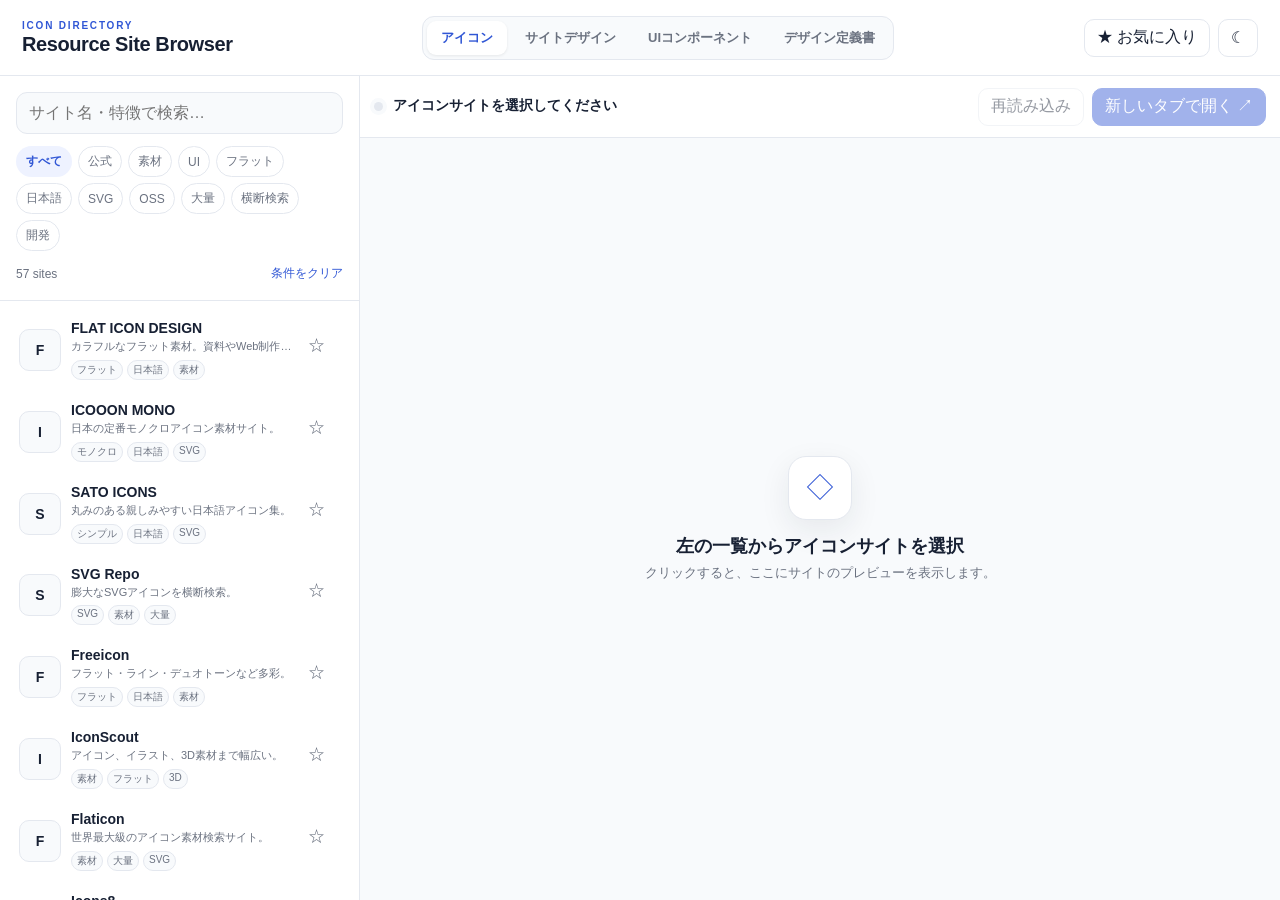
<file: index.html>
<!doctype html>
<html lang="ja">
<head>
  <meta charset="utf-8">
  <meta name="viewport" content="width=device-width, initial-scale=1">
  <meta name="description" content="アイコン素材、Webデザイン参考サイト、デザイン定義書を検索・絞り込みし、右ペインでプレビューできるランチャーです。">
  <title>Resource Site Browser</title>
  <link rel="icon" type="image/png" href="favicon.png">
  <link rel="stylesheet" href="styles.css">
  <link rel="stylesheet" href="mode-switcher.css">
</head>
<body>
  <div class="app-shell">
    <header class="topbar">
      <div>
        <p class="eyebrow">ICON DIRECTORY</p>
        <h1>Resource Site Browser</h1>
      </div>

      <nav class="resource-tabs" aria-label="リンク集の種類">
        <button class="resource-tab is-active" type="button" data-resource-mode="icons" aria-pressed="true">アイコン</button>
        <button class="resource-tab" type="button" data-resource-mode="design" aria-pressed="false">サイトデザイン</button>
        <button class="resource-tab" type="button" data-resource-mode="components" aria-pressed="false">UIコンポーネント</button>
        <button class="resource-tab" type="button" data-resource-mode="guidelines" aria-pressed="false">デザイン定義書</button>
      </nav>

      <div class="topbar-actions">
        <button id="favoritesOnlyButton" class="button button-ghost" type="button" aria-pressed="false">★ お気に入り</button>
        <button id="themeButton" class="button button-ghost" type="button" aria-label="テーマを切り替える">☾</button>
      </div>
    </header>

    <main class="workspace">
      <aside class="sidebar" aria-label="サイト一覧">
        <div class="controls">
          <label class="search-box">
            <span class="sr-only">サイトを検索</span>
            <input id="searchInput" type="search" placeholder="サイト名・特徴で検索…" autocomplete="off">
          </label>
          <div id="categoryFilters" class="filters" aria-label="カテゴリで絞り込み"></div>
          <div class="result-row">
            <span id="resultCount">0 sites</span>
            <button id="clearButton" class="text-button" type="button">条件をクリア</button>
          </div>
        </div>
        <div id="siteList" class="site-list"></div>
      </aside>

      <section class="preview-panel" aria-label="サイトプレビュー">
        <div class="preview-toolbar">
          <div class="preview-title-wrap">
            <span id="previewStatus" class="status-dot" aria-hidden="true"></span>
            <div>
              <strong id="previewTitle">アイコンサイトを選択してください</strong>
              <span id="previewUrl" class="preview-url"></span>
            </div>
          </div>
          <div class="preview-actions">
            <button id="reloadButton" class="button button-ghost" type="button" disabled>再読み込み</button>
            <a id="openExternalLink" class="button button-primary is-disabled" href="#" target="_blank" rel="noopener noreferrer" aria-disabled="true">新しいタブで開く ↗</a>
          </div>
        </div>

        <div class="preview-stage">
          <div id="emptyState" class="empty-state">
            <div class="empty-icon">◇</div>
            <h2>左の一覧からアイコンサイトを選択</h2>
            <p>クリックすると、ここにサイトのプレビューを表示します。</p>
          </div>

          <div id="frameWrap" class="frame-wrap" hidden>
            <div class="embed-note">
              <span>埋め込みを禁止しているサイトはプレビューできません。</span>
              <a id="embedFallbackLink" href="#" target="_blank" rel="noopener noreferrer">表示されない場合はこちら ↗</a>
            </div>
            <iframe
              id="previewFrame"
              title="選択したサイトのプレビュー"
              loading="eager"
              referrerpolicy="strict-origin-when-cross-origin"
              sandbox="allow-forms allow-modals allow-popups allow-popups-to-escape-sandbox allow-same-origin allow-scripts allow-downloads"
            ></iframe>
          </div>
        </div>
      </section>
    </main>
  </div>
  <script src="script.js"></script>
  <script src="extra-sites.js"></script>
  <script src="guideline-sites.js"></script>
  <script src="ui-component-sites.js"></script>
  <script src="design-sites.js"></script>
</body>
</html>
</file>
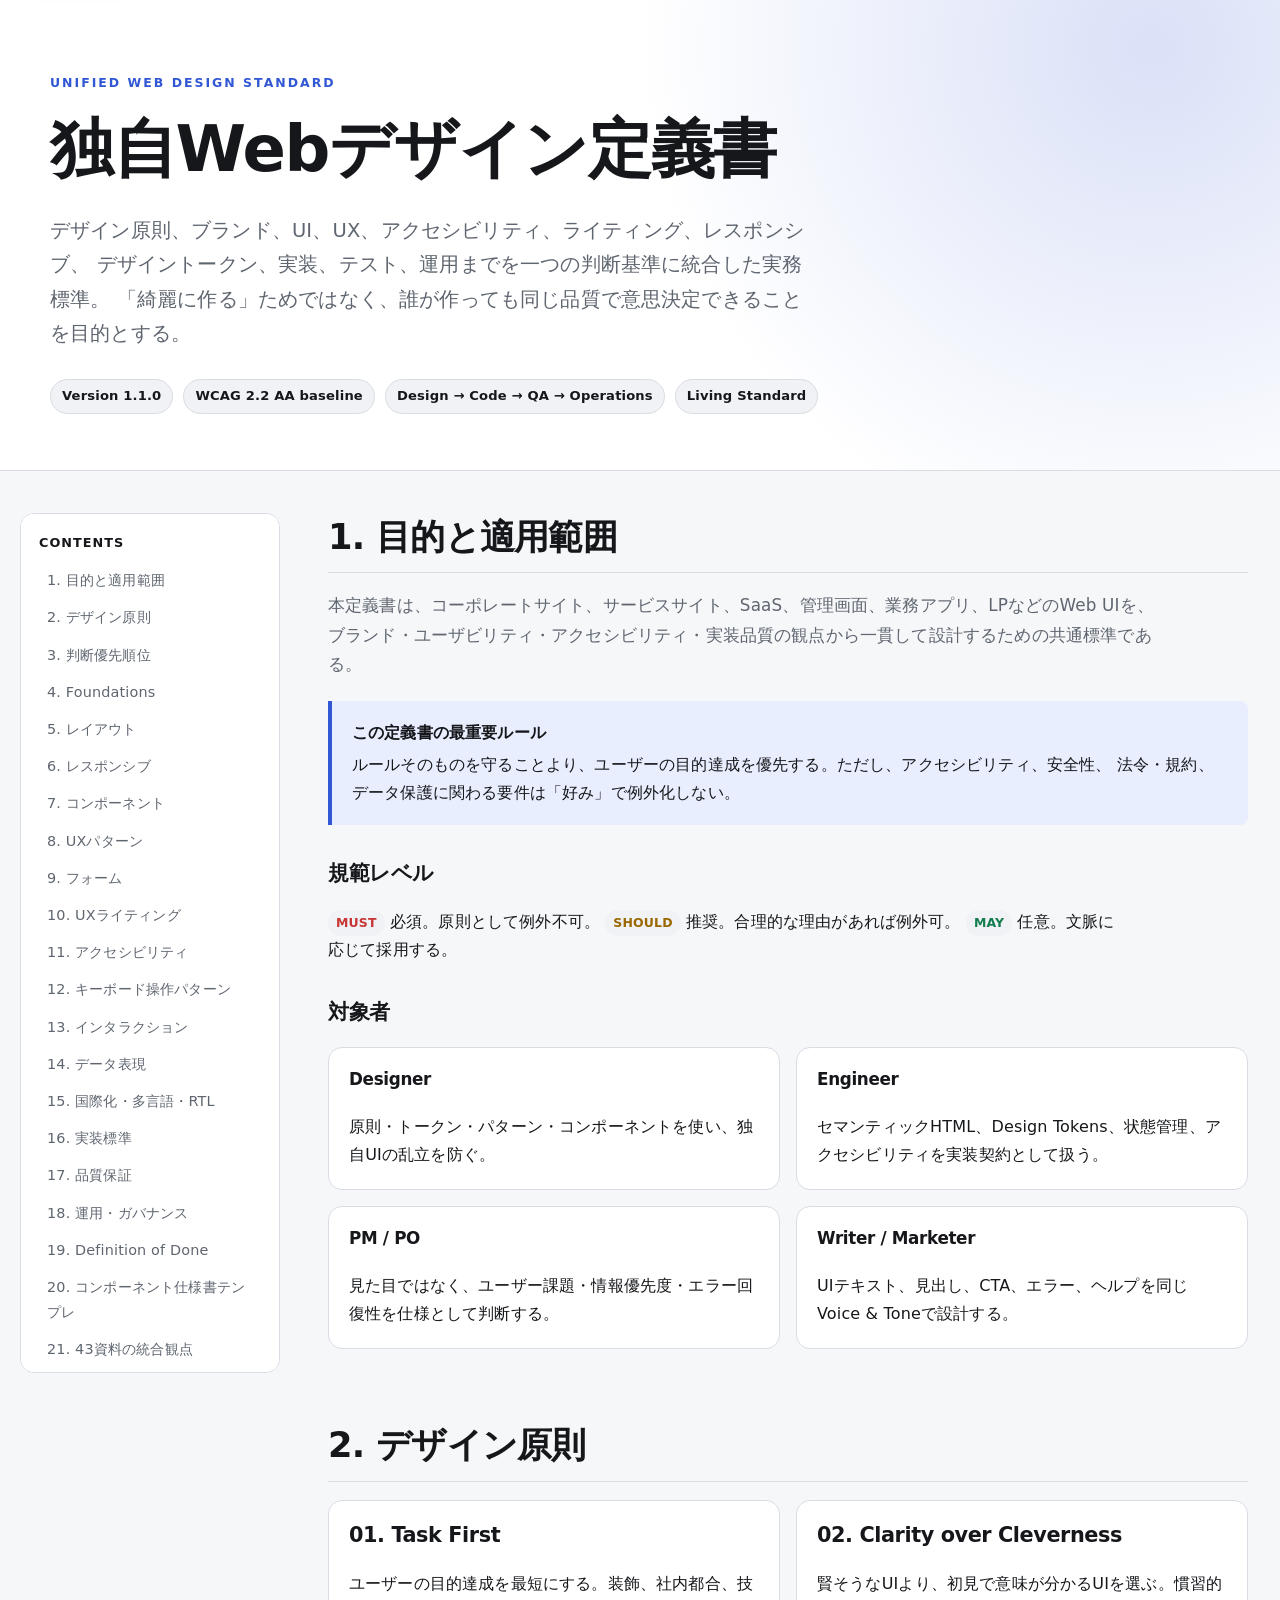
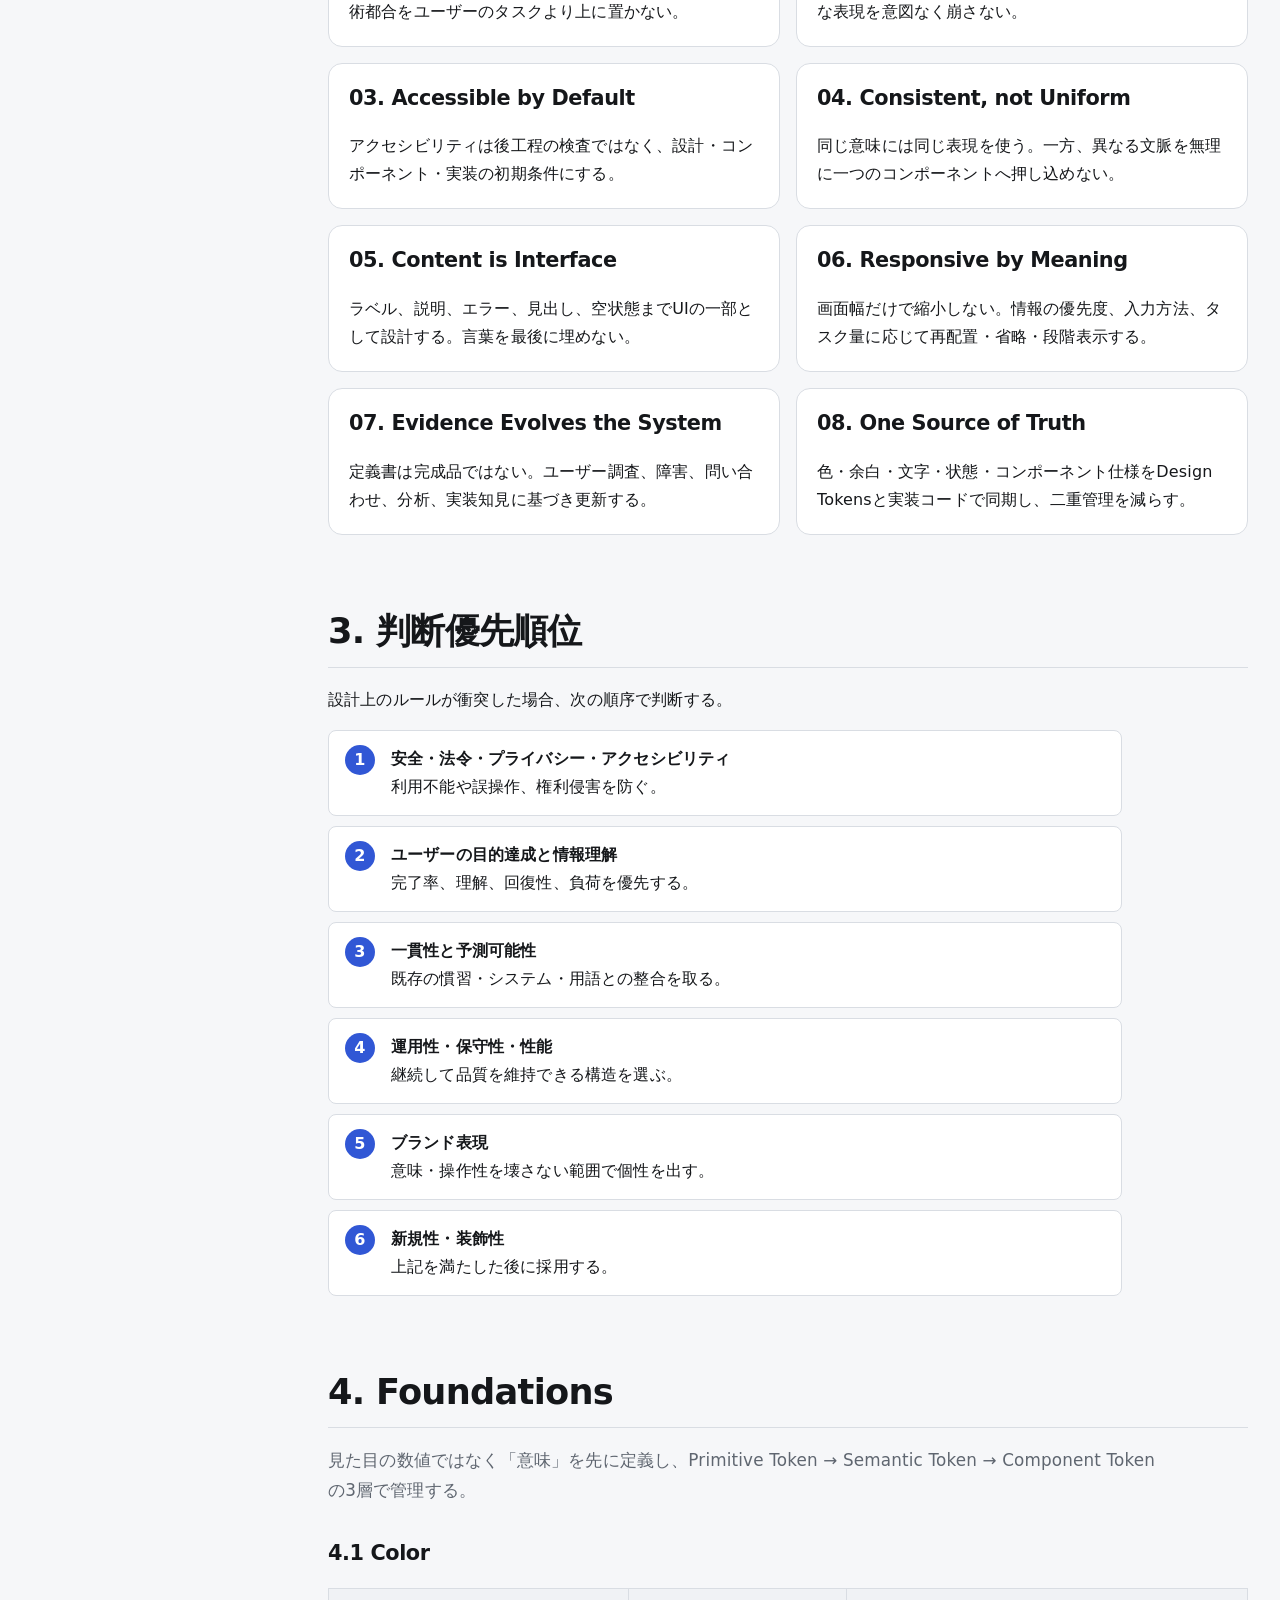
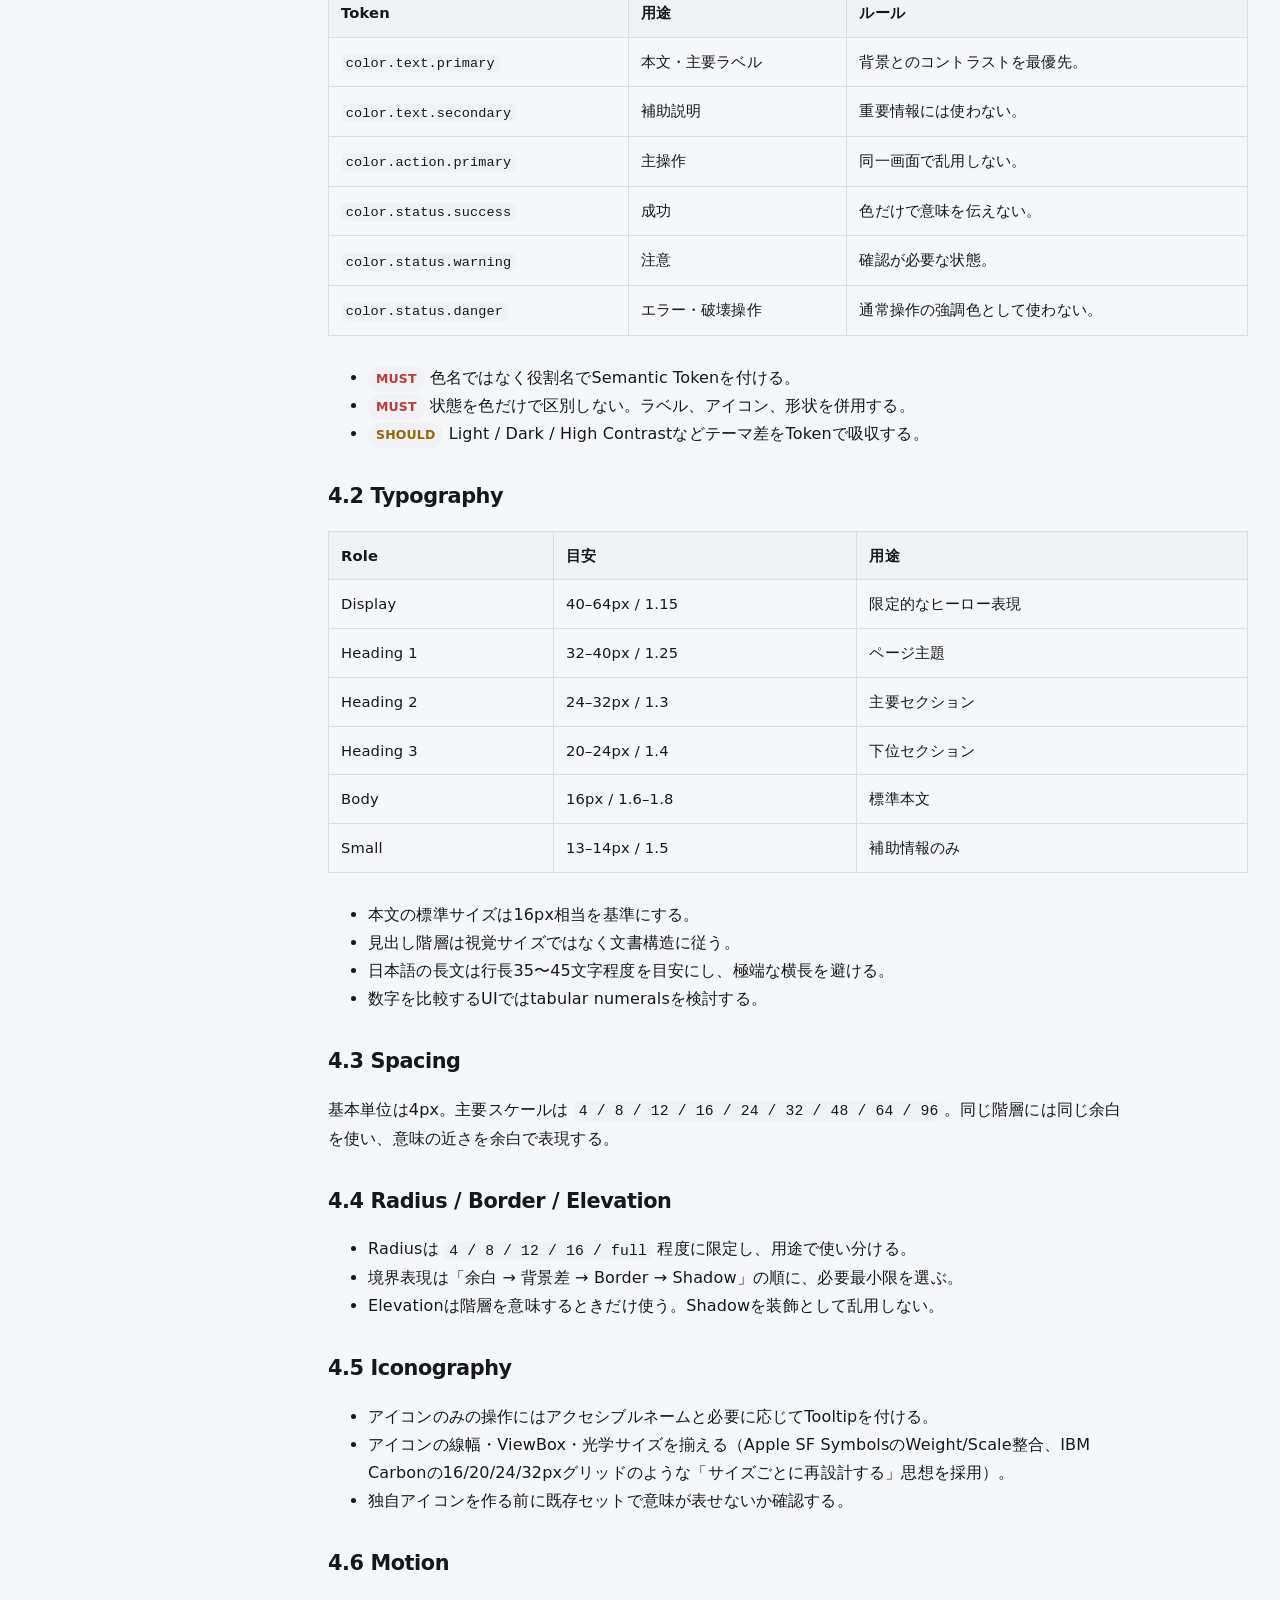
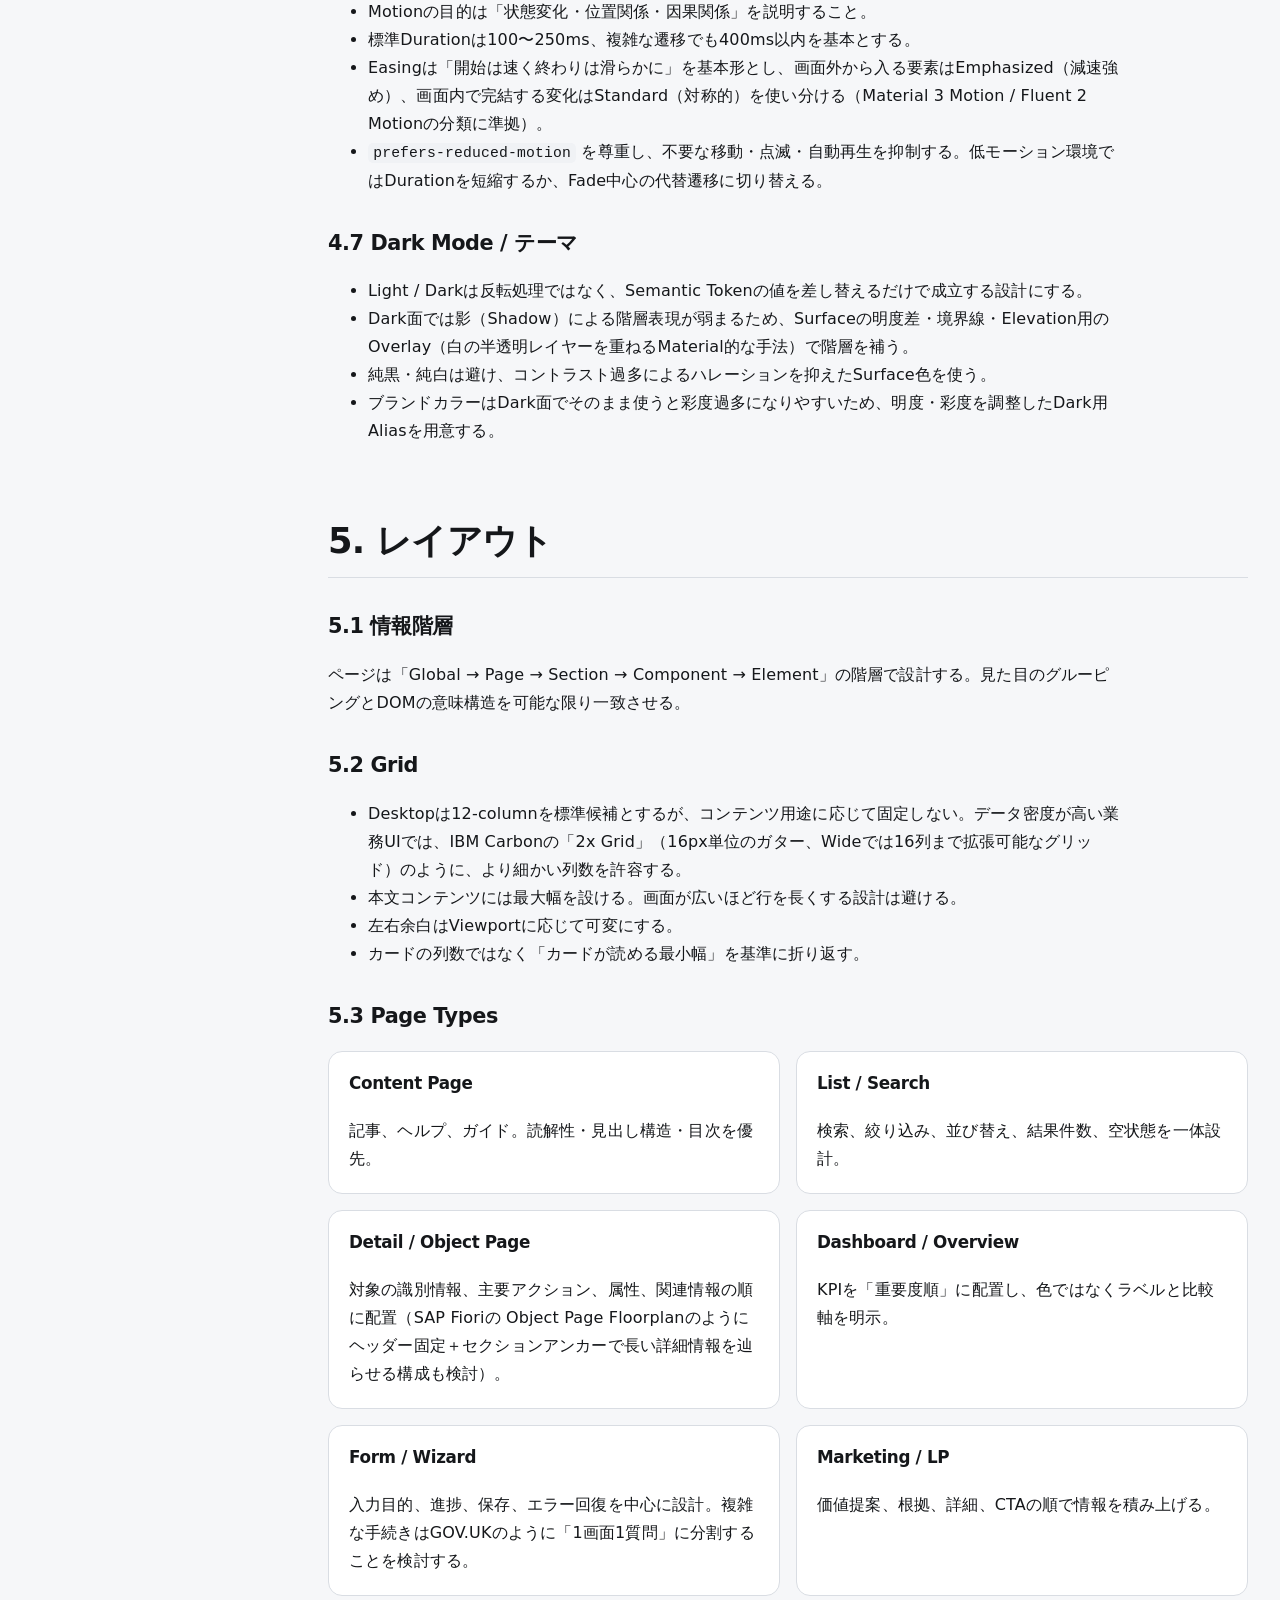
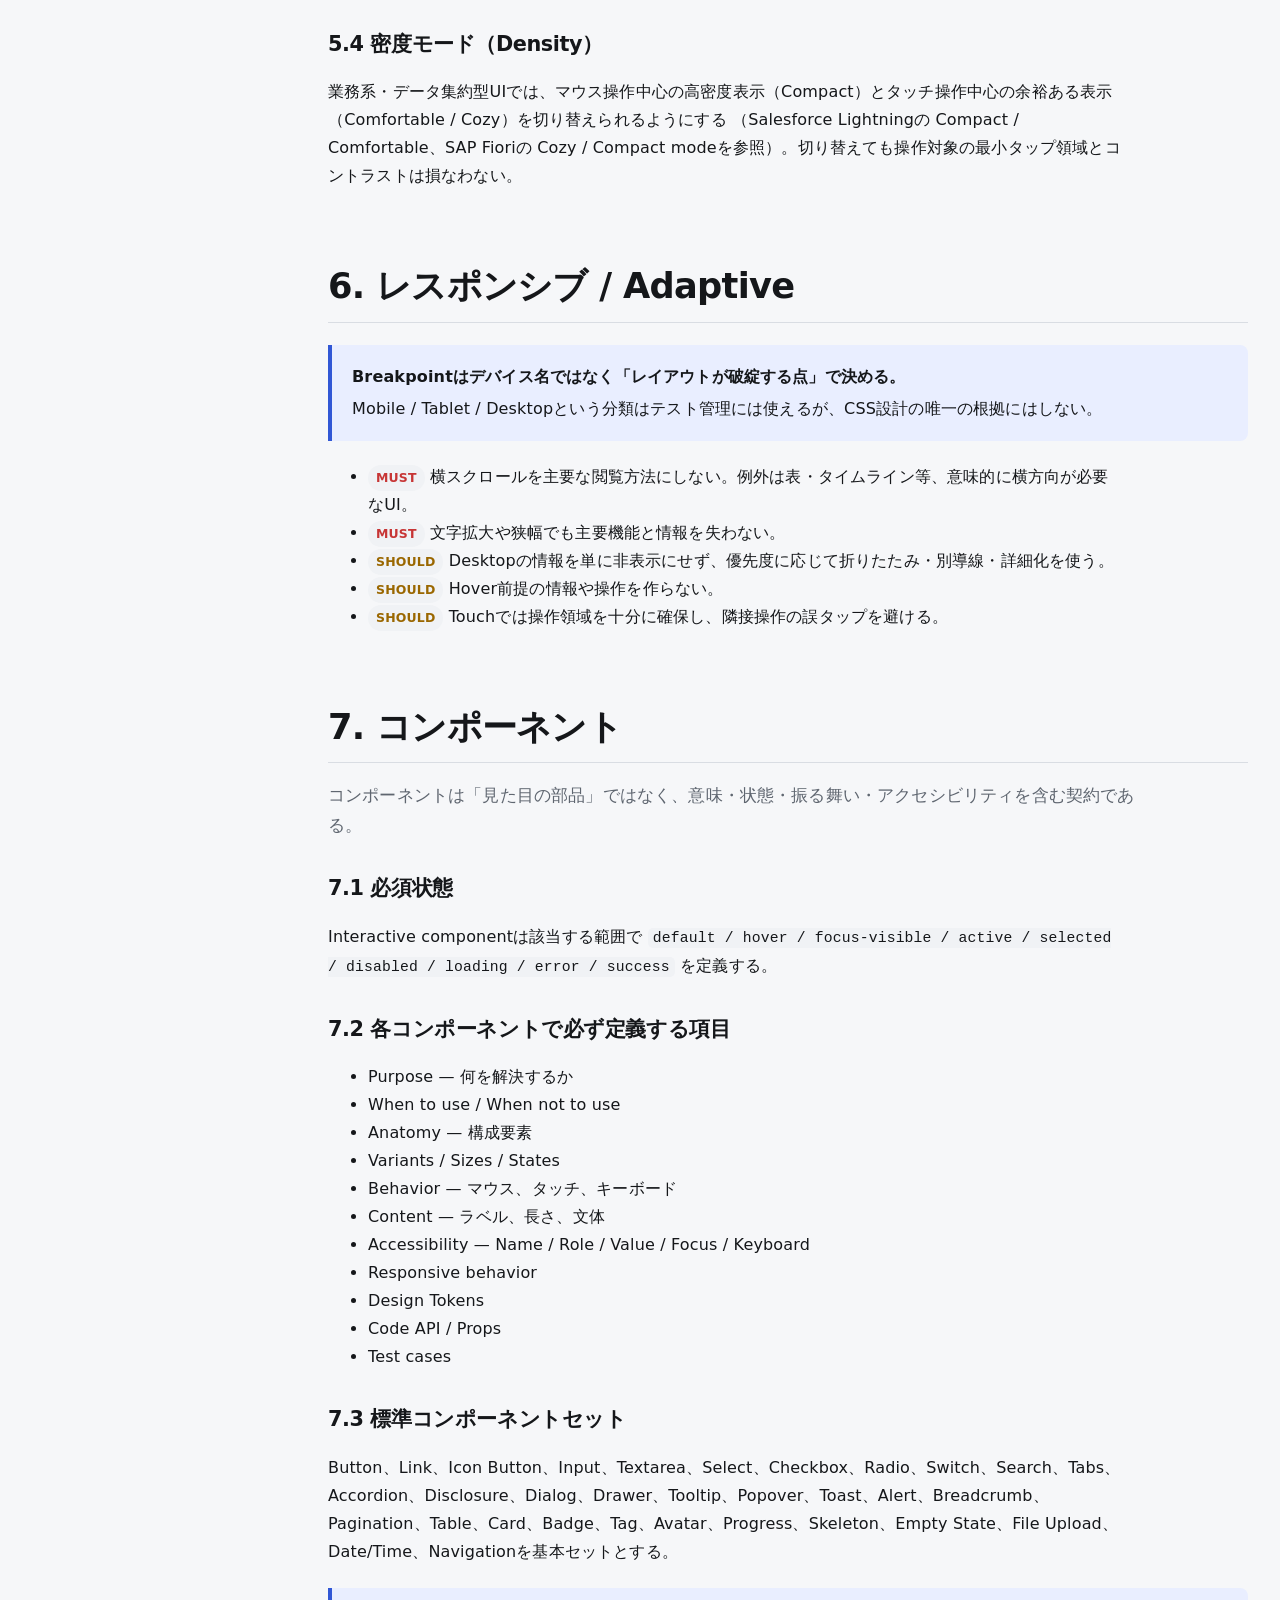
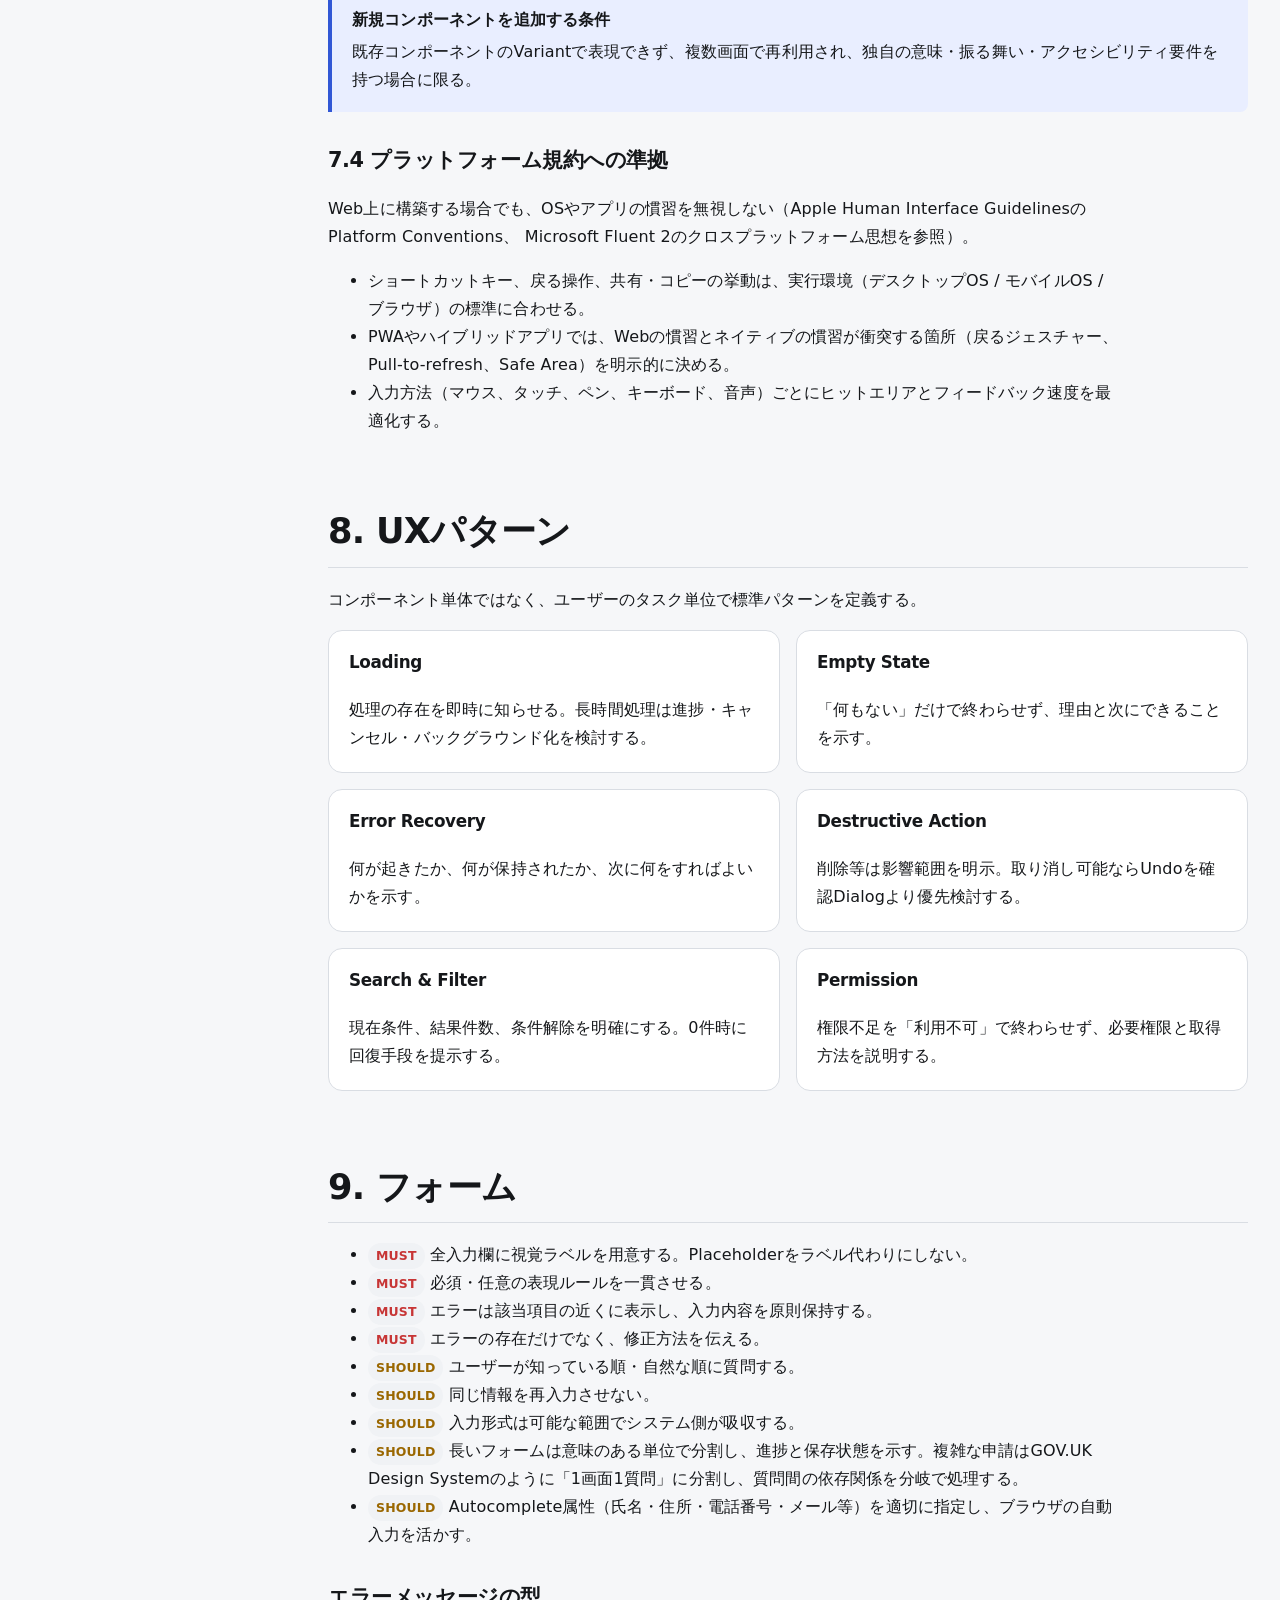
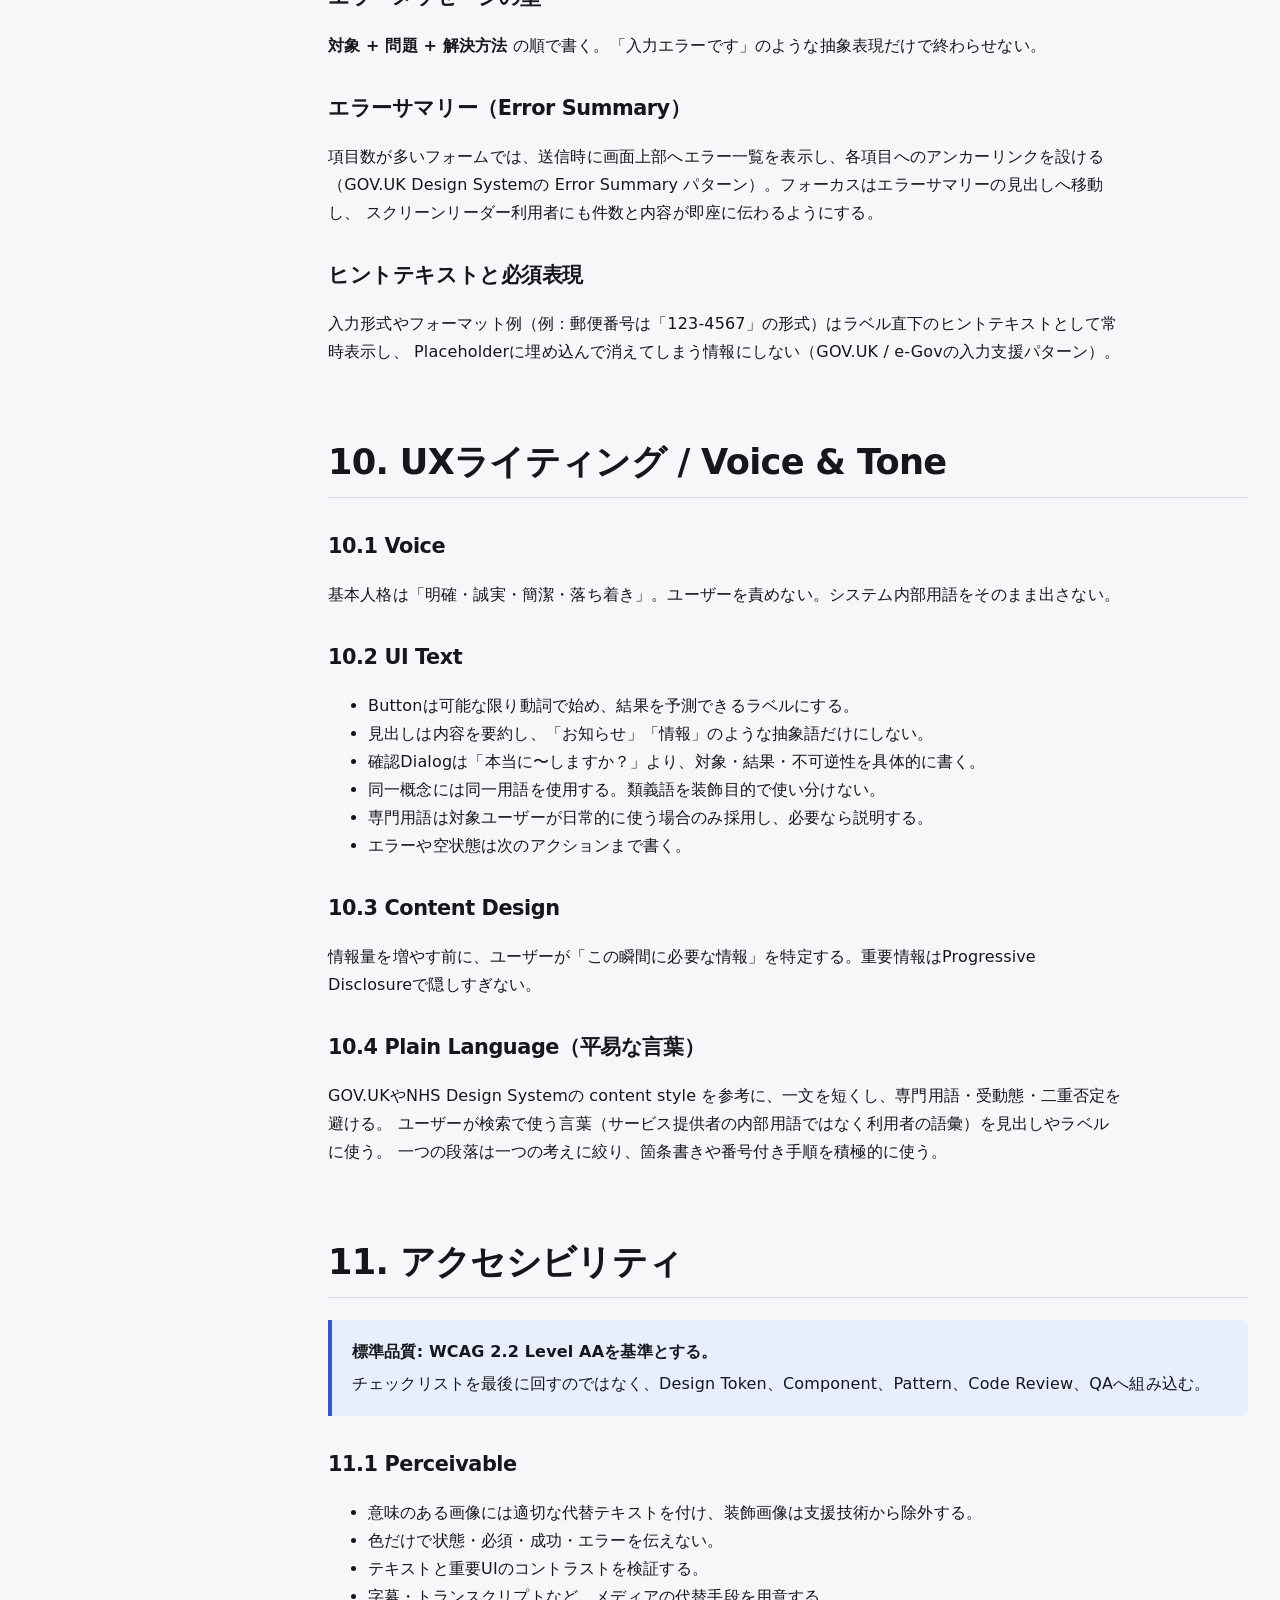
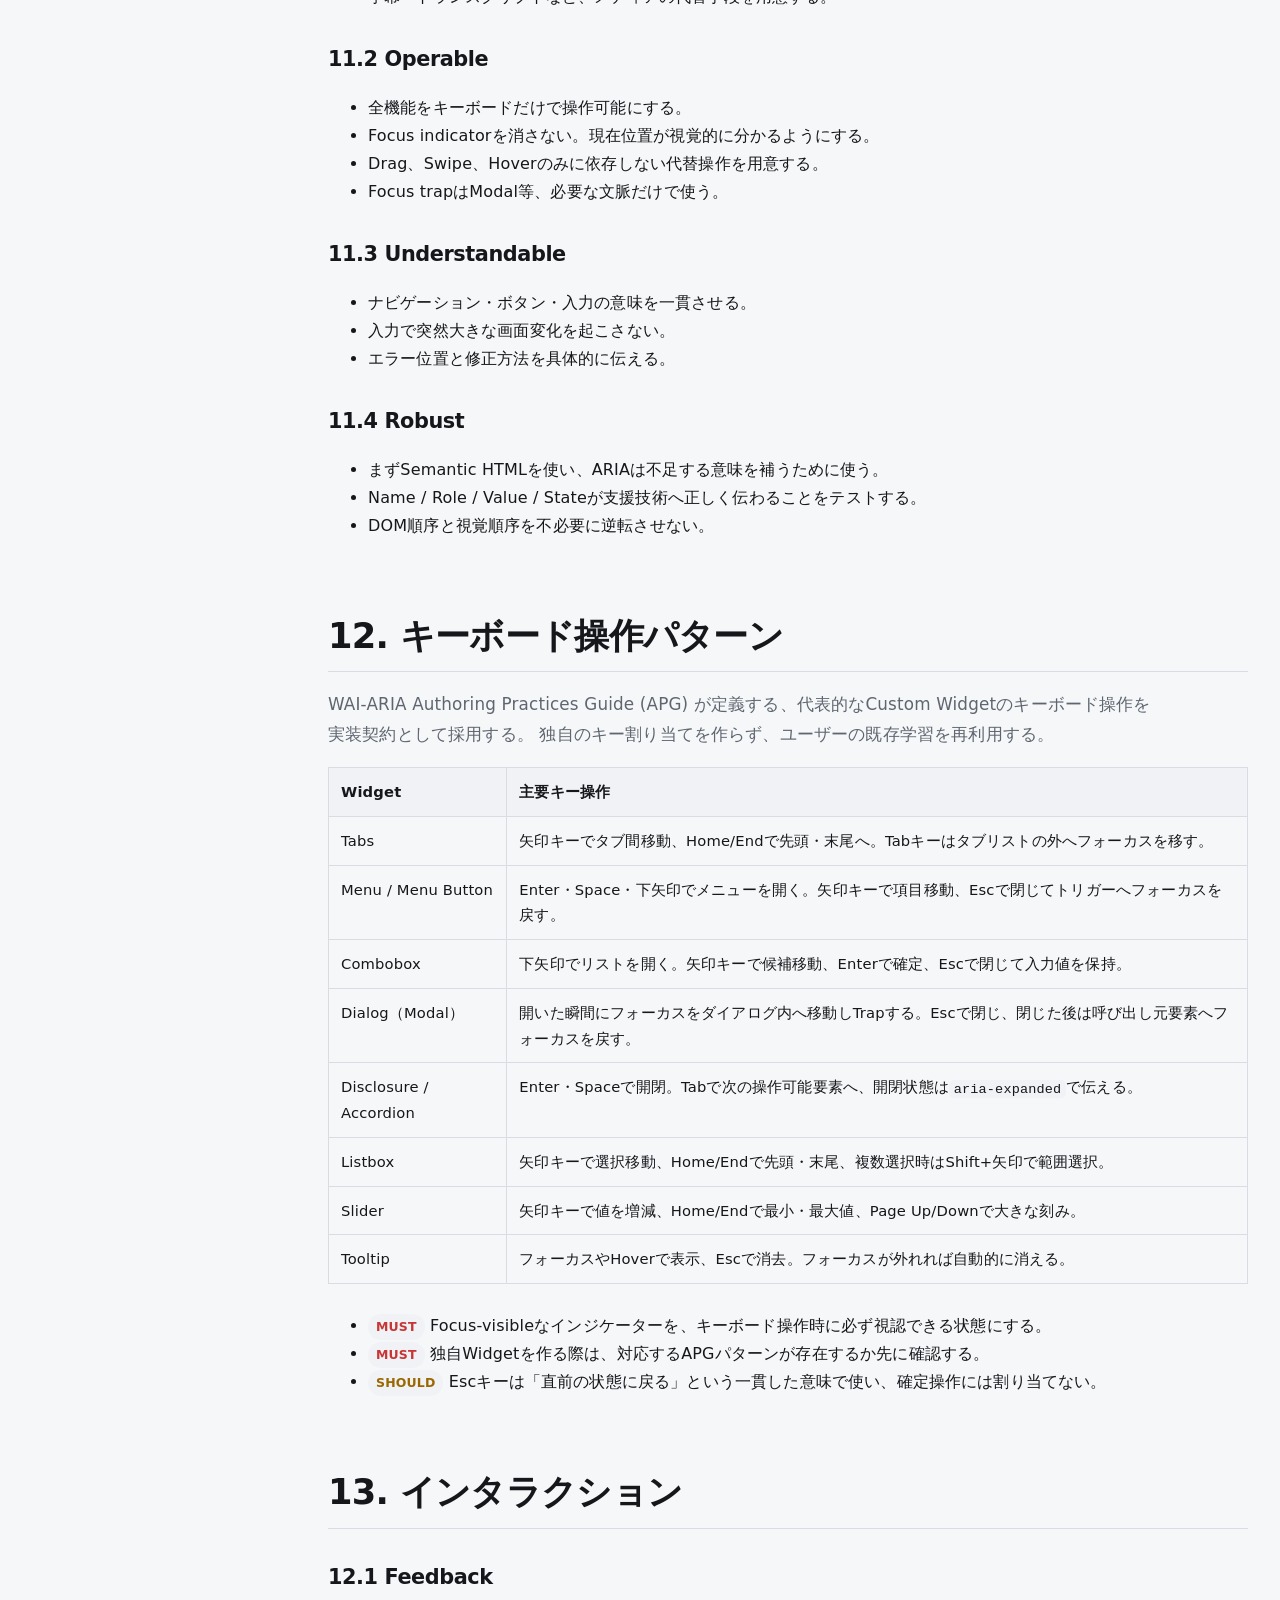
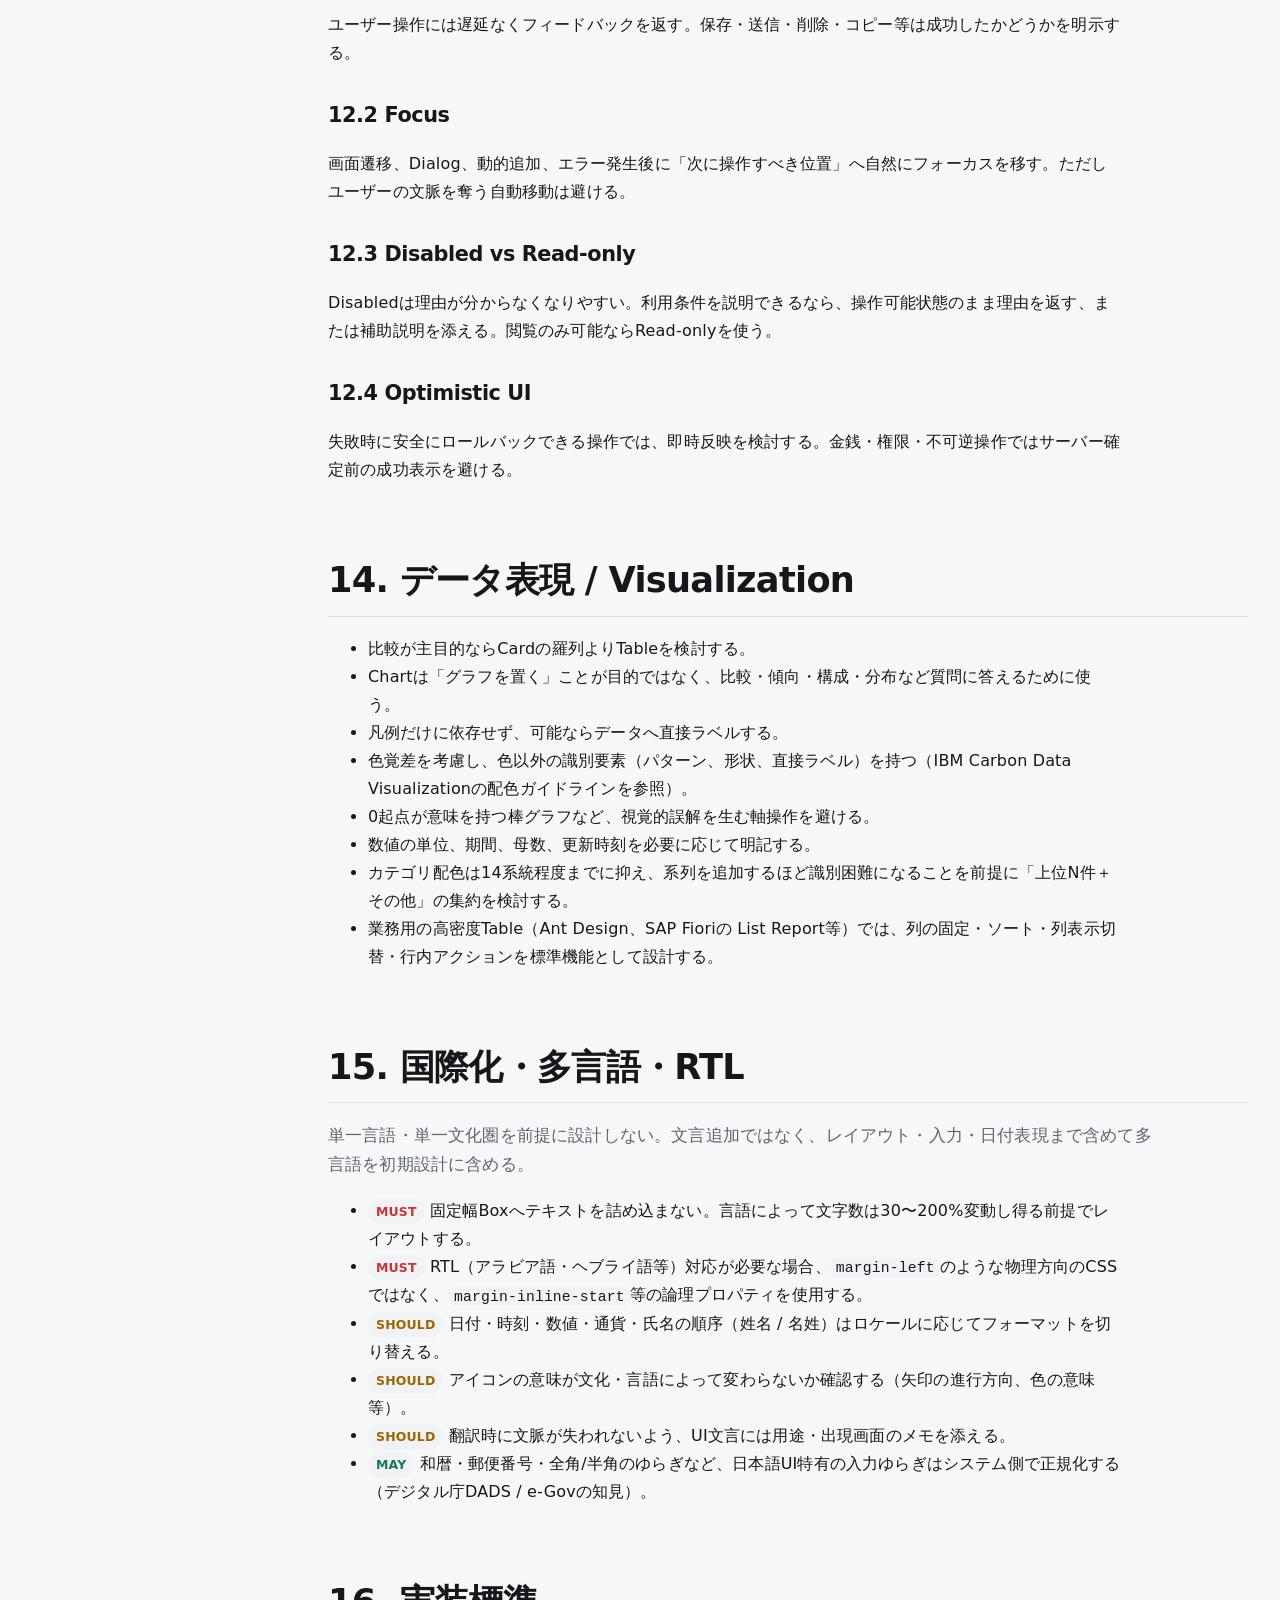
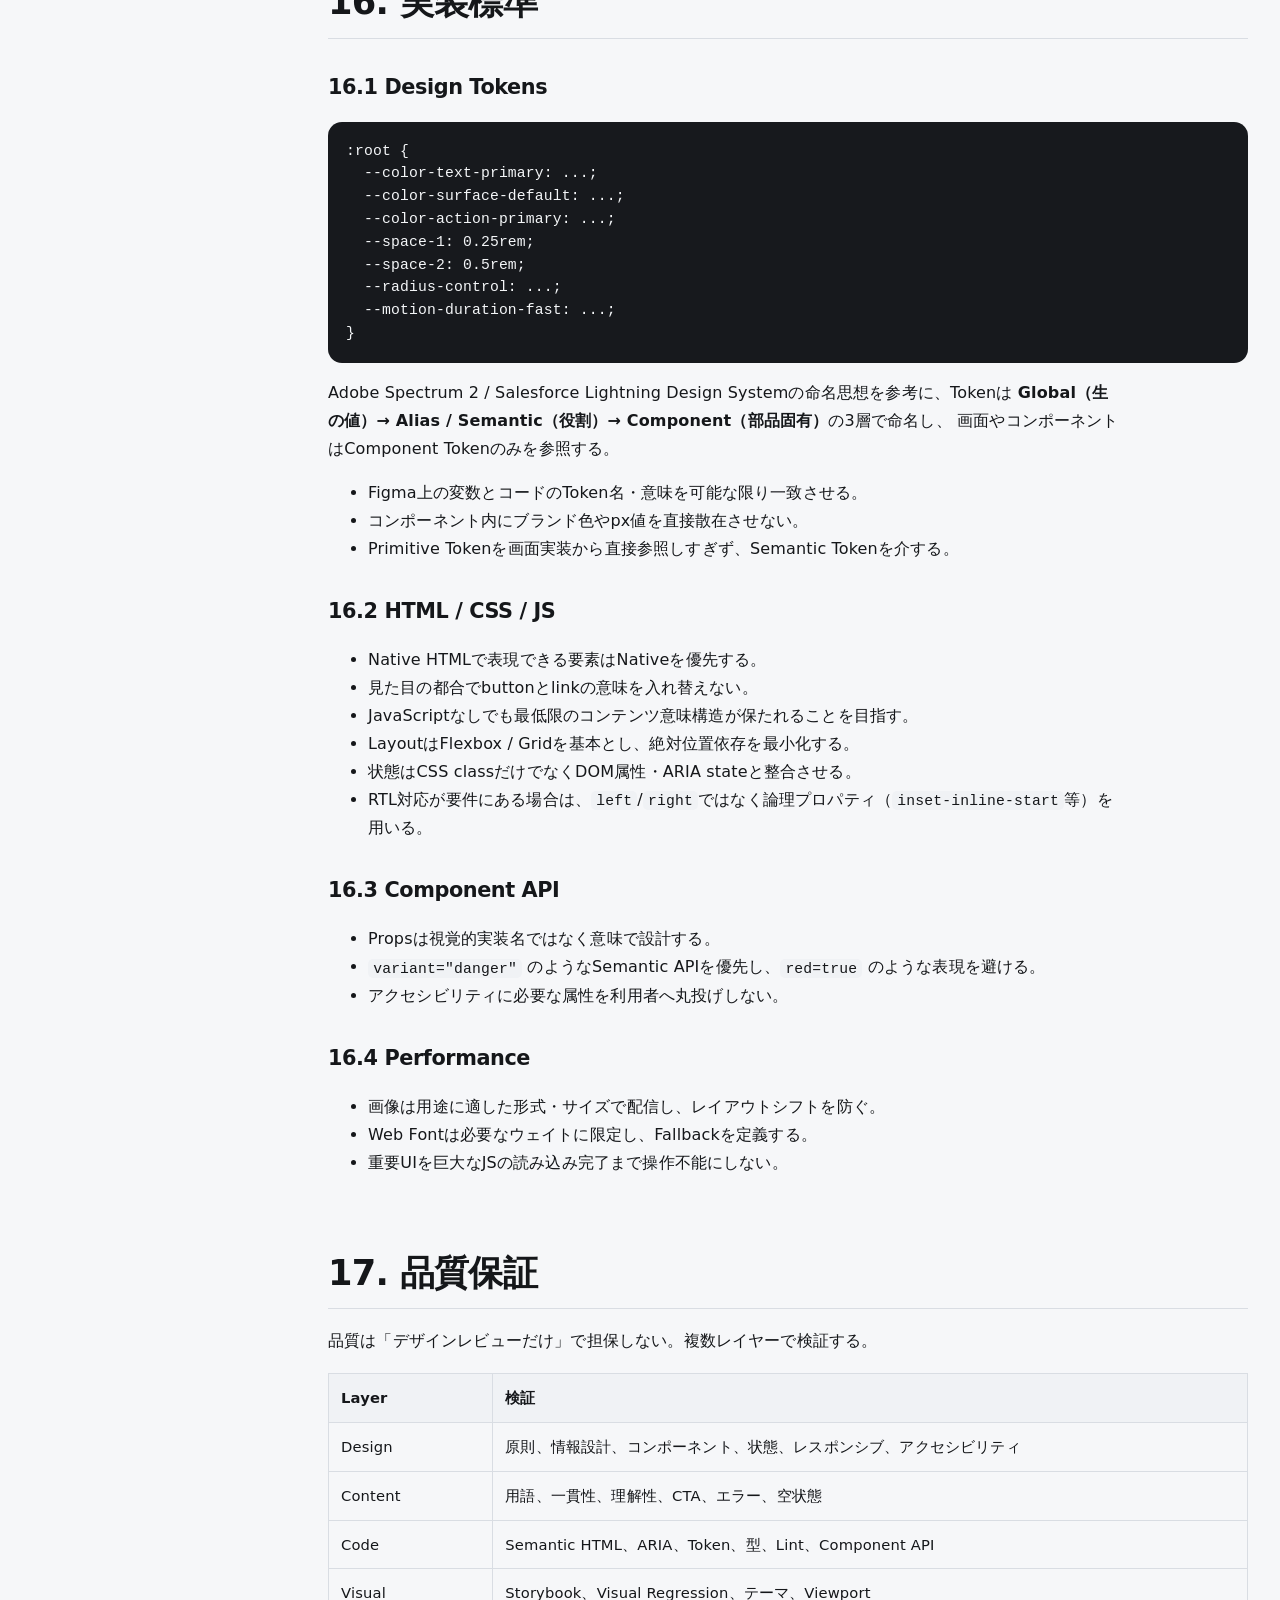
<file: design-guideline.html>
<!doctype html>
<html lang="ja">
<head>
  <meta charset="utf-8">
  <meta name="viewport" content="width=device-width, initial-scale=1">
  <meta name="description" content="国内外の公開デザインシステム・Webガイドラインの長所を統合した、実装可能な独自Webデザイン定義書。">
  <title>Unified Web Design Standard — 独自Webデザイン定義書</title>
  <link rel="icon" type="image/png" href="favicon.png">
  <link rel="stylesheet" href="design-guideline.css">
</head>
<body>
  <a class="skip-link" href="#main">本文へスキップ</a>

  <header class="hero">
    <div class="hero-inner">
      <p class="kicker">Unified Web Design Standard</p>
      <h1>独自Webデザイン定義書</h1>
      <p class="hero-lead">
        デザイン原則、ブランド、UI、UX、アクセシビリティ、ライティング、レスポンシブ、
        デザイントークン、実装、テスト、運用までを一つの判断基準に統合した実務標準。
        「綺麗に作る」ためではなく、誰が作っても同じ品質で意思決定できることを目的とする。
      </p>
      <div class="hero-meta">
        <span class="pill">Version 1.1.0</span>
        <span class="pill">WCAG 2.2 AA baseline</span>
        <span class="pill">Design → Code → QA → Operations</span>
        <span class="pill">Living Standard</span>
      </div>
    </div>
  </header>

  <div class="layout">
    <nav class="toc" aria-label="ページ内目次">
      <strong>Contents</strong>
      <div class="toc-list">
        <a href="#purpose">1. 目的と適用範囲</a>
        <a href="#principles">2. デザイン原則</a>
        <a href="#decision">3. 判断優先順位</a>
        <a href="#foundation">4. Foundations</a>
        <a href="#layout">5. レイアウト</a>
        <a href="#responsive">6. レスポンシブ</a>
        <a href="#components">7. コンポーネント</a>
        <a href="#patterns">8. UXパターン</a>
        <a href="#forms">9. フォーム</a>
        <a href="#content">10. UXライティング</a>
        <a href="#accessibility">11. アクセシビリティ</a>
        <a href="#keyboard-patterns">12. キーボード操作パターン</a>
        <a href="#interaction">13. インタラクション</a>
        <a href="#data">14. データ表現</a>
        <a href="#i18n">15. 国際化・多言語・RTL</a>
        <a href="#implementation">16. 実装標準</a>
        <a href="#quality">17. 品質保証</a>
        <a href="#governance">18. 運用・ガバナンス</a>
        <a href="#definition-of-done">19. Definition of Done</a>
        <a href="#component-template">20. コンポーネント仕様書テンプレ</a>
        <a href="#source-matrix">21. 43資料の統合観点</a>
      </div>
    </nav>

    <main id="main">
      <section id="purpose">
        <h2>1. 目的と適用範囲</h2>
        <p class="lead">
          本定義書は、コーポレートサイト、サービスサイト、SaaS、管理画面、業務アプリ、LPなどのWeb UIを、
          ブランド・ユーザビリティ・アクセシビリティ・実装品質の観点から一貫して設計するための共通標準である。
        </p>

        <div class="rule">
          <strong>この定義書の最重要ルール</strong>
          ルールそのものを守ることより、ユーザーの目的達成を優先する。ただし、アクセシビリティ、安全性、
          法令・規約、データ保護に関わる要件は「好み」で例外化しない。
        </div>

        <h3>規範レベル</h3>
        <p>
          <span class="status must">MUST</span> 必須。原則として例外不可。
          <span class="status should">SHOULD</span> 推奨。合理的な理由があれば例外可。
          <span class="status may">MAY</span> 任意。文脈に応じて採用する。
        </p>

        <h3>対象者</h3>
        <div class="grid">
          <div class="card"><h4>Designer</h4><p>原則・トークン・パターン・コンポーネントを使い、独自UIの乱立を防ぐ。</p></div>
          <div class="card"><h4>Engineer</h4><p>セマンティックHTML、Design Tokens、状態管理、アクセシビリティを実装契約として扱う。</p></div>
          <div class="card"><h4>PM / PO</h4><p>見た目ではなく、ユーザー課題・情報優先度・エラー回復性を仕様として判断する。</p></div>
          <div class="card"><h4>Writer / Marketer</h4><p>UIテキスト、見出し、CTA、エラー、ヘルプを同じVoice & Toneで設計する。</p></div>
        </div>
      </section>

      <section id="principles">
        <h2>2. デザイン原則</h2>
        <div class="grid">
          <article class="card">
            <h3>01. Task First</h3>
            <p>ユーザーの目的達成を最短にする。装飾、社内都合、技術都合をユーザーのタスクより上に置かない。</p>
          </article>
          <article class="card">
            <h3>02. Clarity over Cleverness</h3>
            <p>賢そうなUIより、初見で意味が分かるUIを選ぶ。慣習的な表現を意図なく崩さない。</p>
          </article>
          <article class="card">
            <h3>03. Accessible by Default</h3>
            <p>アクセシビリティは後工程の検査ではなく、設計・コンポーネント・実装の初期条件にする。</p>
          </article>
          <article class="card">
            <h3>04. Consistent, not Uniform</h3>
            <p>同じ意味には同じ表現を使う。一方、異なる文脈を無理に一つのコンポーネントへ押し込めない。</p>
          </article>
          <article class="card">
            <h3>05. Content is Interface</h3>
            <p>ラベル、説明、エラー、見出し、空状態までUIの一部として設計する。言葉を最後に埋めない。</p>
          </article>
          <article class="card">
            <h3>06. Responsive by Meaning</h3>
            <p>画面幅だけで縮小しない。情報の優先度、入力方法、タスク量に応じて再配置・省略・段階表示する。</p>
          </article>
          <article class="card">
            <h3>07. Evidence Evolves the System</h3>
            <p>定義書は完成品ではない。ユーザー調査、障害、問い合わせ、分析、実装知見に基づき更新する。</p>
          </article>
          <article class="card">
            <h3>08. One Source of Truth</h3>
            <p>色・余白・文字・状態・コンポーネント仕様をDesign Tokensと実装コードで同期し、二重管理を減らす。</p>
          </article>
        </div>
      </section>

      <section id="decision">
        <h2>3. 判断優先順位</h2>
        <p>設計上のルールが衝突した場合、次の順序で判断する。</p>
        <ol class="priority">
          <li><div><strong>安全・法令・プライバシー・アクセシビリティ</strong><br>利用不能や誤操作、権利侵害を防ぐ。</div></li>
          <li><div><strong>ユーザーの目的達成と情報理解</strong><br>完了率、理解、回復性、負荷を優先する。</div></li>
          <li><div><strong>一貫性と予測可能性</strong><br>既存の慣習・システム・用語との整合を取る。</div></li>
          <li><div><strong>運用性・保守性・性能</strong><br>継続して品質を維持できる構造を選ぶ。</div></li>
          <li><div><strong>ブランド表現</strong><br>意味・操作性を壊さない範囲で個性を出す。</div></li>
          <li><div><strong>新規性・装飾性</strong><br>上記を満たした後に採用する。</div></li>
        </ol>
      </section>

      <section id="foundation">
        <h2>4. Foundations</h2>
        <p class="lead">見た目の数値ではなく「意味」を先に定義し、Primitive Token → Semantic Token → Component Tokenの3層で管理する。</p>

        <h3>4.1 Color</h3>
        <table>
          <thead><tr><th>Token</th><th>用途</th><th>ルール</th></tr></thead>
          <tbody>
            <tr><td><code>color.text.primary</code></td><td>本文・主要ラベル</td><td>背景とのコントラストを最優先。</td></tr>
            <tr><td><code>color.text.secondary</code></td><td>補助説明</td><td>重要情報には使わない。</td></tr>
            <tr><td><code>color.action.primary</code></td><td>主操作</td><td>同一画面で乱用しない。</td></tr>
            <tr><td><code>color.status.success</code></td><td>成功</td><td>色だけで意味を伝えない。</td></tr>
            <tr><td><code>color.status.warning</code></td><td>注意</td><td>確認が必要な状態。</td></tr>
            <tr><td><code>color.status.danger</code></td><td>エラー・破壊操作</td><td>通常操作の強調色として使わない。</td></tr>
          </tbody>
        </table>
        <ul>
          <li><span class="status must">MUST</span> 色名ではなく役割名でSemantic Tokenを付ける。</li>
          <li><span class="status must">MUST</span> 状態を色だけで区別しない。ラベル、アイコン、形状を併用する。</li>
          <li><span class="status should">SHOULD</span> Light / Dark / High Contrastなどテーマ差をTokenで吸収する。</li>
        </ul>

        <h3>4.2 Typography</h3>
        <table>
          <thead><tr><th>Role</th><th>目安</th><th>用途</th></tr></thead>
          <tbody>
            <tr><td>Display</td><td>40–64px / 1.15</td><td>限定的なヒーロー表現</td></tr>
            <tr><td>Heading 1</td><td>32–40px / 1.25</td><td>ページ主題</td></tr>
            <tr><td>Heading 2</td><td>24–32px / 1.3</td><td>主要セクション</td></tr>
            <tr><td>Heading 3</td><td>20–24px / 1.4</td><td>下位セクション</td></tr>
            <tr><td>Body</td><td>16px / 1.6–1.8</td><td>標準本文</td></tr>
            <tr><td>Small</td><td>13–14px / 1.5</td><td>補助情報のみ</td></tr>
          </tbody>
        </table>
        <ul>
          <li>本文の標準サイズは16px相当を基準にする。</li>
          <li>見出し階層は視覚サイズではなく文書構造に従う。</li>
          <li>日本語の長文は行長35〜45文字程度を目安にし、極端な横長を避ける。</li>
          <li>数字を比較するUIではtabular numeralsを検討する。</li>
        </ul>

        <h3>4.3 Spacing</h3>
        <p>基本単位は4px。主要スケールは <code>4 / 8 / 12 / 16 / 24 / 32 / 48 / 64 / 96</code>。同じ階層には同じ余白を使い、意味の近さを余白で表現する。</p>

        <h3>4.4 Radius / Border / Elevation</h3>
        <ul>
          <li>Radiusは <code>4 / 8 / 12 / 16 / full</code> 程度に限定し、用途で使い分ける。</li>
          <li>境界表現は「余白 → 背景差 → Border → Shadow」の順に、必要最小限を選ぶ。</li>
          <li>Elevationは階層を意味するときだけ使う。Shadowを装飾として乱用しない。</li>
        </ul>

        <h3>4.5 Iconography</h3>
        <ul>
          <li>アイコンのみの操作にはアクセシブルネームと必要に応じてTooltipを付ける。</li>
          <li>アイコンの線幅・ViewBox・光学サイズを揃える（Apple SF SymbolsのWeight/Scale整合、IBM Carbonの16/20/24/32pxグリッドのような「サイズごとに再設計する」思想を採用）。</li>
          <li>独自アイコンを作る前に既存セットで意味が表せないか確認する。</li>
        </ul>

        <h3>4.6 Motion</h3>
        <ul>
          <li>Motionの目的は「状態変化・位置関係・因果関係」を説明すること。</li>
          <li>標準Durationは100〜250ms、複雑な遷移でも400ms以内を基本とする。</li>
          <li>Easingは「開始は速く終わりは滑らかに」を基本形とし、画面外から入る要素はEmphasized（減速強め）、画面内で完結する変化はStandard（対称的）を使い分ける（Material 3 Motion / Fluent 2 Motionの分類に準拠）。</li>
          <li><code>prefers-reduced-motion</code> を尊重し、不要な移動・点滅・自動再生を抑制する。低モーション環境ではDurationを短縮するか、Fade中心の代替遷移に切り替える。</li>
        </ul>

        <h3>4.7 Dark Mode / テーマ</h3>
        <ul>
          <li>Light / Darkは反転処理ではなく、Semantic Tokenの値を差し替えるだけで成立する設計にする。</li>
          <li>Dark面では影（Shadow）による階層表現が弱まるため、Surfaceの明度差・境界線・Elevation用のOverlay（白の半透明レイヤーを重ねるMaterial的な手法）で階層を補う。</li>
          <li>純黒・純白は避け、コントラスト過多によるハレーションを抑えたSurface色を使う。</li>
          <li>ブランドカラーはDark面でそのまま使うと彩度過多になりやすいため、明度・彩度を調整したDark用Aliasを用意する。</li>
        </ul>
      </section>

      <section id="layout">
        <h2>5. レイアウト</h2>
        <h3>5.1 情報階層</h3>
        <p>ページは「Global → Page → Section → Component → Element」の階層で設計する。見た目のグルーピングとDOMの意味構造を可能な限り一致させる。</p>

        <h3>5.2 Grid</h3>
        <ul>
          <li>Desktopは12-columnを標準候補とするが、コンテンツ用途に応じて固定しない。データ密度が高い業務UIでは、IBM Carbonの「2x Grid」（16px単位のガター、Wideでは16列まで拡張可能なグリッド）のように、より細かい列数を許容する。</li>
          <li>本文コンテンツには最大幅を設ける。画面が広いほど行を長くする設計は避ける。</li>
          <li>左右余白はViewportに応じて可変にする。</li>
          <li>カードの列数ではなく「カードが読める最小幅」を基準に折り返す。</li>
        </ul>

        <h3>5.3 Page Types</h3>
        <div class="grid">
          <div class="card"><h4>Content Page</h4><p>記事、ヘルプ、ガイド。読解性・見出し構造・目次を優先。</p></div>
          <div class="card"><h4>List / Search</h4><p>検索、絞り込み、並び替え、結果件数、空状態を一体設計。</p></div>
          <div class="card"><h4>Detail / Object Page</h4><p>対象の識別情報、主要アクション、属性、関連情報の順に配置（SAP Fioriの Object Page Floorplanのようにヘッダー固定＋セクションアンカーで長い詳細情報を辿らせる構成も検討）。</p></div>
          <div class="card"><h4>Dashboard / Overview</h4><p>KPIを「重要度順」に配置し、色ではなくラベルと比較軸を明示。</p></div>
          <div class="card"><h4>Form / Wizard</h4><p>入力目的、進捗、保存、エラー回復を中心に設計。複雑な手続きはGOV.UKのように「1画面1質問」に分割することを検討する。</p></div>
          <div class="card"><h4>Marketing / LP</h4><p>価値提案、根拠、詳細、CTAの順で情報を積み上げる。</p></div>
        </div>

        <h3>5.4 密度モード（Density）</h3>
        <p>
          業務系・データ集約型UIでは、マウス操作中心の高密度表示（Compact）とタッチ操作中心の余裕ある表示（Comfortable / Cozy）を切り替えられるようにする
          （Salesforce Lightningの Compact / Comfortable、SAP Fioriの Cozy / Compact modeを参照）。切り替えても操作対象の最小タップ領域とコントラストは損なわない。
        </p>
      </section>

      <section id="responsive">
        <h2>6. レスポンシブ / Adaptive</h2>
        <div class="rule">
          <strong>Breakpointはデバイス名ではなく「レイアウトが破綻する点」で決める。</strong>
          Mobile / Tablet / Desktopという分類はテスト管理には使えるが、CSS設計の唯一の根拠にはしない。
        </div>
        <ul>
          <li><span class="status must">MUST</span> 横スクロールを主要な閲覧方法にしない。例外は表・タイムライン等、意味的に横方向が必要なUI。</li>
          <li><span class="status must">MUST</span> 文字拡大や狭幅でも主要機能と情報を失わない。</li>
          <li><span class="status should">SHOULD</span> Desktopの情報を単に非表示にせず、優先度に応じて折りたたみ・別導線・詳細化を使う。</li>
          <li><span class="status should">SHOULD</span> Hover前提の情報や操作を作らない。</li>
          <li><span class="status should">SHOULD</span> Touchでは操作領域を十分に確保し、隣接操作の誤タップを避ける。</li>
        </ul>
      </section>

      <section id="components">
        <h2>7. コンポーネント</h2>
        <p class="lead">コンポーネントは「見た目の部品」ではなく、意味・状態・振る舞い・アクセシビリティを含む契約である。</p>

        <h3>7.1 必須状態</h3>
        <p>Interactive componentは該当する範囲で <code>default / hover / focus-visible / active / selected / disabled / loading / error / success</code> を定義する。</p>

        <h3>7.2 各コンポーネントで必ず定義する項目</h3>
        <ul>
          <li>Purpose — 何を解決するか</li>
          <li>When to use / When not to use</li>
          <li>Anatomy — 構成要素</li>
          <li>Variants / Sizes / States</li>
          <li>Behavior — マウス、タッチ、キーボード</li>
          <li>Content — ラベル、長さ、文体</li>
          <li>Accessibility — Name / Role / Value / Focus / Keyboard</li>
          <li>Responsive behavior</li>
          <li>Design Tokens</li>
          <li>Code API / Props</li>
          <li>Test cases</li>
        </ul>

        <h3>7.3 標準コンポーネントセット</h3>
        <p>Button、Link、Icon Button、Input、Textarea、Select、Checkbox、Radio、Switch、Search、Tabs、Accordion、Disclosure、Dialog、Drawer、Tooltip、Popover、Toast、Alert、Breadcrumb、Pagination、Table、Card、Badge、Tag、Avatar、Progress、Skeleton、Empty State、File Upload、Date/Time、Navigationを基本セットとする。</p>

        <div class="rule">
          <strong>新規コンポーネントを追加する条件</strong>
          既存コンポーネントのVariantで表現できず、複数画面で再利用され、独自の意味・振る舞い・アクセシビリティ要件を持つ場合に限る。
        </div>

        <h3>7.4 プラットフォーム規約への準拠</h3>
        <p>
          Web上に構築する場合でも、OSやアプリの慣習を無視しない（Apple Human Interface GuidelinesのPlatform Conventions、
          Microsoft Fluent 2のクロスプラットフォーム思想を参照）。
        </p>
        <ul>
          <li>ショートカットキー、戻る操作、共有・コピーの挙動は、実行環境（デスクトップOS / モバイルOS / ブラウザ）の標準に合わせる。</li>
          <li>PWAやハイブリッドアプリでは、Webの慣習とネイティブの慣習が衝突する箇所（戻るジェスチャー、Pull-to-refresh、Safe Area）を明示的に決める。</li>
          <li>入力方法（マウス、タッチ、ペン、キーボード、音声）ごとにヒットエリアとフィードバック速度を最適化する。</li>
        </ul>
      </section>

      <section id="patterns">
        <h2>8. UXパターン</h2>
        <p>コンポーネント単体ではなく、ユーザーのタスク単位で標準パターンを定義する。</p>
        <div class="grid">
          <div class="card"><h4>Loading</h4><p>処理の存在を即時に知らせる。長時間処理は進捗・キャンセル・バックグラウンド化を検討する。</p></div>
          <div class="card"><h4>Empty State</h4><p>「何もない」だけで終わらせず、理由と次にできることを示す。</p></div>
          <div class="card"><h4>Error Recovery</h4><p>何が起きたか、何が保持されたか、次に何をすればよいかを示す。</p></div>
          <div class="card"><h4>Destructive Action</h4><p>削除等は影響範囲を明示。取り消し可能ならUndoを確認Dialogより優先検討する。</p></div>
          <div class="card"><h4>Search & Filter</h4><p>現在条件、結果件数、条件解除を明確にする。0件時に回復手段を提示する。</p></div>
          <div class="card"><h4>Permission</h4><p>権限不足を「利用不可」で終わらせず、必要権限と取得方法を説明する。</p></div>
        </div>
      </section>

      <section id="forms">
        <h2>9. フォーム</h2>
        <ul>
          <li><span class="status must">MUST</span> 全入力欄に視覚ラベルを用意する。Placeholderをラベル代わりにしない。</li>
          <li><span class="status must">MUST</span> 必須・任意の表現ルールを一貫させる。</li>
          <li><span class="status must">MUST</span> エラーは該当項目の近くに表示し、入力内容を原則保持する。</li>
          <li><span class="status must">MUST</span> エラーの存在だけでなく、修正方法を伝える。</li>
          <li><span class="status should">SHOULD</span> ユーザーが知っている順・自然な順に質問する。</li>
          <li><span class="status should">SHOULD</span> 同じ情報を再入力させない。</li>
          <li><span class="status should">SHOULD</span> 入力形式は可能な範囲でシステム側が吸収する。</li>
          <li><span class="status should">SHOULD</span> 長いフォームは意味のある単位で分割し、進捗と保存状態を示す。複雑な申請はGOV.UK Design Systemのように「1画面1質問」に分割し、質問間の依存関係を分岐で処理する。</li>
          <li><span class="status should">SHOULD</span> Autocomplete属性（氏名・住所・電話番号・メール等）を適切に指定し、ブラウザの自動入力を活かす。</li>
        </ul>

        <h3>エラーメッセージの型</h3>
        <p><strong>対象 + 問題 + 解決方法</strong> の順で書く。「入力エラーです」のような抽象表現だけで終わらせない。</p>

        <h3>エラーサマリー（Error Summary）</h3>
        <p>
          項目数が多いフォームでは、送信時に画面上部へエラー一覧を表示し、各項目へのアンカーリンクを設ける
          （GOV.UK Design Systemの Error Summary パターン）。フォーカスはエラーサマリーの見出しへ移動し、
          スクリーンリーダー利用者にも件数と内容が即座に伝わるようにする。
        </p>

        <h3>ヒントテキストと必須表現</h3>
        <p>
          入力形式やフォーマット例（例：郵便番号は「123-4567」の形式）はラベル直下のヒントテキストとして常時表示し、
          Placeholderに埋め込んで消えてしまう情報にしない（GOV.UK / e-Govの入力支援パターン）。
        </p>
      </section>

      <section id="content">
        <h2>10. UXライティング / Voice & Tone</h2>
        <h3>10.1 Voice</h3>
        <p>基本人格は「明確・誠実・簡潔・落ち着き」。ユーザーを責めない。システム内部用語をそのまま出さない。</p>

        <h3>10.2 UI Text</h3>
        <ul>
          <li>Buttonは可能な限り動詞で始め、結果を予測できるラベルにする。</li>
          <li>見出しは内容を要約し、「お知らせ」「情報」のような抽象語だけにしない。</li>
          <li>確認Dialogは「本当に〜しますか？」より、対象・結果・不可逆性を具体的に書く。</li>
          <li>同一概念には同一用語を使用する。類義語を装飾目的で使い分けない。</li>
          <li>専門用語は対象ユーザーが日常的に使う場合のみ採用し、必要なら説明する。</li>
          <li>エラーや空状態は次のアクションまで書く。</li>
        </ul>

        <h3>10.3 Content Design</h3>
        <p>情報量を増やす前に、ユーザーが「この瞬間に必要な情報」を特定する。重要情報はProgressive Disclosureで隠しすぎない。</p>

        <h3>10.4 Plain Language（平易な言葉）</h3>
        <p>
          GOV.UKやNHS Design Systemの content style を参考に、一文を短くし、専門用語・受動態・二重否定を避ける。
          ユーザーが検索で使う言葉（サービス提供者の内部用語ではなく利用者の語彙）を見出しやラベルに使う。
          一つの段落は一つの考えに絞り、箇条書きや番号付き手順を積極的に使う。
        </p>
      </section>

      <section id="accessibility">
        <h2>11. アクセシビリティ</h2>
        <div class="rule">
          <strong>標準品質: WCAG 2.2 Level AAを基準とする。</strong>
          チェックリストを最後に回すのではなく、Design Token、Component、Pattern、Code Review、QAへ組み込む。
        </div>

        <h3>11.1 Perceivable</h3>
        <ul>
          <li>意味のある画像には適切な代替テキストを付け、装飾画像は支援技術から除外する。</li>
          <li>色だけで状態・必須・成功・エラーを伝えない。</li>
          <li>テキストと重要UIのコントラストを検証する。</li>
          <li>字幕・トランスクリプトなど、メディアの代替手段を用意する。</li>
        </ul>

        <h3>11.2 Operable</h3>
        <ul>
          <li>全機能をキーボードだけで操作可能にする。</li>
          <li>Focus indicatorを消さない。現在位置が視覚的に分かるようにする。</li>
          <li>Drag、Swipe、Hoverのみに依存しない代替操作を用意する。</li>
          <li>Focus trapはModal等、必要な文脈だけで使う。</li>
        </ul>

        <h3>11.3 Understandable</h3>
        <ul>
          <li>ナビゲーション・ボタン・入力の意味を一貫させる。</li>
          <li>入力で突然大きな画面変化を起こさない。</li>
          <li>エラー位置と修正方法を具体的に伝える。</li>
        </ul>

        <h3>11.4 Robust</h3>
        <ul>
          <li>まずSemantic HTMLを使い、ARIAは不足する意味を補うために使う。</li>
          <li>Name / Role / Value / Stateが支援技術へ正しく伝わることをテストする。</li>
          <li>DOM順序と視覚順序を不必要に逆転させない。</li>
        </ul>
      </section>

      <section id="keyboard-patterns">
        <h2>12. キーボード操作パターン</h2>
        <p class="lead">
          WAI-ARIA Authoring Practices Guide (APG) が定義する、代表的なCustom Widgetのキーボード操作を実装契約として採用する。
          独自のキー割り当てを作らず、ユーザーの既存学習を再利用する。
        </p>
        <table>
          <thead><tr><th>Widget</th><th>主要キー操作</th></tr></thead>
          <tbody>
            <tr><td>Tabs</td><td>矢印キーでタブ間移動、Home/Endで先頭・末尾へ。Tabキーはタブリストの外へフォーカスを移す。</td></tr>
            <tr><td>Menu / Menu Button</td><td>Enter・Space・下矢印でメニューを開く。矢印キーで項目移動、Escで閉じてトリガーへフォーカスを戻す。</td></tr>
            <tr><td>Combobox</td><td>下矢印でリストを開く。矢印キーで候補移動、Enterで確定、Escで閉じて入力値を保持。</td></tr>
            <tr><td>Dialog（Modal）</td><td>開いた瞬間にフォーカスをダイアログ内へ移動しTrapする。Escで閉じ、閉じた後は呼び出し元要素へフォーカスを戻す。</td></tr>
            <tr><td>Disclosure / Accordion</td><td>Enter・Spaceで開閉。Tabで次の操作可能要素へ、開閉状態は<code>aria-expanded</code>で伝える。</td></tr>
            <tr><td>Listbox</td><td>矢印キーで選択移動、Home/Endで先頭・末尾、複数選択時はShift+矢印で範囲選択。</td></tr>
            <tr><td>Slider</td><td>矢印キーで値を増減、Home/Endで最小・最大値、Page Up/Downで大きな刻み。</td></tr>
            <tr><td>Tooltip</td><td>フォーカスやHoverで表示、Escで消去。フォーカスが外れれば自動的に消える。</td></tr>
          </tbody>
        </table>
        <ul>
          <li><span class="status must">MUST</span> Focus-visibleなインジケーターを、キーボード操作時に必ず視認できる状態にする。</li>
          <li><span class="status must">MUST</span> 独自Widgetを作る際は、対応するAPGパターンが存在するか先に確認する。</li>
          <li><span class="status should">SHOULD</span> Escキーは「直前の状態に戻る」という一貫した意味で使い、確定操作には割り当てない。</li>
        </ul>
      </section>

      <section id="interaction">
        <h2>13. インタラクション</h2>
        <h3>12.1 Feedback</h3>
        <p>ユーザー操作には遅延なくフィードバックを返す。保存・送信・削除・コピー等は成功したかどうかを明示する。</p>

        <h3>12.2 Focus</h3>
        <p>画面遷移、Dialog、動的追加、エラー発生後に「次に操作すべき位置」へ自然にフォーカスを移す。ただしユーザーの文脈を奪う自動移動は避ける。</p>

        <h3>12.3 Disabled vs Read-only</h3>
        <p>Disabledは理由が分からなくなりやすい。利用条件を説明できるなら、操作可能状態のまま理由を返す、または補助説明を添える。閲覧のみ可能ならRead-onlyを使う。</p>

        <h3>12.4 Optimistic UI</h3>
        <p>失敗時に安全にロールバックできる操作では、即時反映を検討する。金銭・権限・不可逆操作ではサーバー確定前の成功表示を避ける。</p>
      </section>

      <section id="data">
        <h2>14. データ表現 / Visualization</h2>
        <ul>
          <li>比較が主目的ならCardの羅列よりTableを検討する。</li>
          <li>Chartは「グラフを置く」ことが目的ではなく、比較・傾向・構成・分布など質問に答えるために使う。</li>
          <li>凡例だけに依存せず、可能ならデータへ直接ラベルする。</li>
          <li>色覚差を考慮し、色以外の識別要素（パターン、形状、直接ラベル）を持つ（IBM Carbon Data Visualizationの配色ガイドラインを参照）。</li>
          <li>0起点が意味を持つ棒グラフなど、視覚的誤解を生む軸操作を避ける。</li>
          <li>数値の単位、期間、母数、更新時刻を必要に応じて明記する。</li>
          <li>カテゴリ配色は14系統程度までに抑え、系列を追加するほど識別困難になることを前提に「上位N件＋その他」の集約を検討する。</li>
          <li>業務用の高密度Table（Ant Design、SAP Fioriの List Report等）では、列の固定・ソート・列表示切替・行内アクションを標準機能として設計する。</li>
        </ul>
      </section>

      <section id="i18n">
        <h2>15. 国際化・多言語・RTL</h2>
        <p class="lead">
          単一言語・単一文化圏を前提に設計しない。文言追加ではなく、レイアウト・入力・日付表現まで含めて多言語を初期設計に含める。
        </p>
        <ul>
          <li><span class="status must">MUST</span> 固定幅Boxへテキストを詰め込まない。言語によって文字数は30〜200%変動し得る前提でレイアウトする。</li>
          <li><span class="status must">MUST</span> RTL（アラビア語・ヘブライ語等）対応が必要な場合、<code>margin-left</code>のような物理方向のCSSではなく、<code>margin-inline-start</code>等の論理プロパティを使用する。</li>
          <li><span class="status should">SHOULD</span> 日付・時刻・数値・通貨・氏名の順序（姓名 / 名姓）はロケールに応じてフォーマットを切り替える。</li>
          <li><span class="status should">SHOULD</span> アイコンの意味が文化・言語によって変わらないか確認する（矢印の進行方向、色の意味等）。</li>
          <li><span class="status should">SHOULD</span> 翻訳時に文脈が失われないよう、UI文言には用途・出現画面のメモを添える。</li>
          <li><span class="status may">MAY</span> 和暦・郵便番号・全角/半角のゆらぎなど、日本語UI特有の入力ゆらぎはシステム側で正規化する（デジタル庁DADS / e-Govの知見）。</li>
        </ul>
      </section>

      <section id="implementation">
        <h2>16. 実装標準</h2>
        <h3>16.1 Design Tokens</h3>
        <pre><code>:root {
  --color-text-primary: ...;
  --color-surface-default: ...;
  --color-action-primary: ...;
  --space-1: 0.25rem;
  --space-2: 0.5rem;
  --radius-control: ...;
  --motion-duration-fast: ...;
}</code></pre>
        <p>
          Adobe Spectrum 2 / Salesforce Lightning Design Systemの命名思想を参考に、Tokenは
          <strong>Global（生の値）→ Alias / Semantic（役割）→ Component（部品固有）</strong>の3層で命名し、
          画面やコンポーネントはComponent Tokenのみを参照する。
        </p>
        <ul>
          <li>Figma上の変数とコードのToken名・意味を可能な限り一致させる。</li>
          <li>コンポーネント内にブランド色やpx値を直接散在させない。</li>
          <li>Primitive Tokenを画面実装から直接参照しすぎず、Semantic Tokenを介する。</li>
        </ul>

        <h3>16.2 HTML / CSS / JS</h3>
        <ul>
          <li>Native HTMLで表現できる要素はNativeを優先する。</li>
          <li>見た目の都合でbuttonとlinkの意味を入れ替えない。</li>
          <li>JavaScriptなしでも最低限のコンテンツ意味構造が保たれることを目指す。</li>
          <li>LayoutはFlexbox / Gridを基本とし、絶対位置依存を最小化する。</li>
          <li>状態はCSS classだけでなくDOM属性・ARIA stateと整合させる。</li>
          <li>RTL対応が要件にある場合は、<code>left</code>/<code>right</code>ではなく論理プロパティ（<code>inset-inline-start</code>等）を用いる。</li>
        </ul>

        <h3>16.3 Component API</h3>
        <ul>
          <li>Propsは視覚的実装名ではなく意味で設計する。</li>
          <li><code>variant="danger"</code> のようなSemantic APIを優先し、<code>red=true</code> のような表現を避ける。</li>
          <li>アクセシビリティに必要な属性を利用者へ丸投げしない。</li>
        </ul>

        <h3>16.4 Performance</h3>
        <ul>
          <li>画像は用途に適した形式・サイズで配信し、レイアウトシフトを防ぐ。</li>
          <li>Web Fontは必要なウェイトに限定し、Fallbackを定義する。</li>
          <li>重要UIを巨大なJSの読み込み完了まで操作不能にしない。</li>
        </ul>
      </section>

      <section id="quality">
        <h2>17. 品質保証</h2>
        <p>品質は「デザインレビューだけ」で担保しない。複数レイヤーで検証する。</p>
        <table>
          <thead><tr><th>Layer</th><th>検証</th></tr></thead>
          <tbody>
            <tr><td>Design</td><td>原則、情報設計、コンポーネント、状態、レスポンシブ、アクセシビリティ</td></tr>
            <tr><td>Content</td><td>用語、一貫性、理解性、CTA、エラー、空状態</td></tr>
            <tr><td>Code</td><td>Semantic HTML、ARIA、Token、型、Lint、Component API</td></tr>
            <tr><td>Visual</td><td>Storybook、Visual Regression、テーマ、Viewport</td></tr>
            <tr><td>Interaction</td><td>Keyboard、Focus、Pointer、Touch、Loading、Error</td></tr>
            <tr><td>Accessibility</td><td>自動検査 + Keyboard + Screen Readerによる手動確認</td></tr>
            <tr><td>User</td><td>ユーザビリティテスト、問い合わせ、行動データ</td></tr>
          </tbody>
        </table>
      </section>

      <section id="governance">
        <h2>18. 運用・ガバナンス</h2>
        <h3>18.1 Component Lifecycle</h3>
        <p><code>Proposal → Experimental → Stable → Deprecated → Removed</code> の状態を持つ。Breaking Changeには移行方法と期限を付ける。</p>

        <h3>18.2 変更提案に必要な情報</h3>
        <ul>
          <li>解決したいユーザー課題</li>
          <li>既存ルールで解決できない理由</li>
          <li>利用画面・ユースケース</li>
          <li>Accessibilityへの影響</li>
          <li>Responsive / Themeへの影響</li>
          <li>実装APIとTokenへの影響</li>
          <li>移行コスト</li>
          <li>検証結果・ユーザー調査</li>
        </ul>

        <h3>18.3 Versioning</h3>
        <ul>
          <li>PATCH: 表記修正、互換性のある微修正</li>
          <li>MINOR: 新Component、Variant、Pattern</li>
          <li>MAJOR: Token削除、API変更、見た目や動作の大規模変更</li>
        </ul>

        <h3>18.4 例外管理</h3>
        <p>例外は「その場限りのCSS」ではなく記録する。理由、影響範囲、期限、標準へ戻す条件を残す。</p>
      </section>

      <section id="definition-of-done">
        <h2>19. Definition of Done</h2>
        <p>以下を満たして初めて「デザイン完了」とする。</p>
        <ul class="checklist">
          <li>ページのユーザー目的が一文で説明できる</li>
          <li>主要アクションと情報優先度が明確</li>
          <li>既存Component / Patternを優先している</li>
          <li>Loading / Empty / Error / Success / Disabled等の状態が定義済み</li>
          <li>Mobile〜Wide screenまで破綻しない</li>
          <li>200% Zoom、Keyboard、Focus orderを考慮済み</li>
          <li>見出し構造・ランドマーク・ラベルが設計済み</li>
          <li>Color contrastと色以外の識別方法を確認済み</li>
          <li>UIテキスト・エラーメッセージ・空状態が完成している</li>
          <li>実装TokenとFigmaの意味が一致している</li>
          <li>破壊的操作・権限・個人情報の扱いを確認済み</li>
          <li>分析イベント・ログ・成功指標が必要なら定義済み</li>
          <li>自動アクセシビリティテストだけでなく手動操作も確認済み</li>
          <li>Custom WidgetはWAI-ARIA APGの該当パターンとキーボード操作が一致している</li>
          <li>多言語化・RTL・文字数変動を想定したレイアウト崩れがない</li>
          <li>変更理由・仕様・利用方法がドキュメント化されている</li>
        </ul>
      </section>

      <section id="component-template">
        <h2>20. コンポーネント仕様書テンプレート</h2>
        <p>新規Componentは以下の章立てを標準とする。デザインとコードの仕様書を分けず、同じ情報構造を共有する。</p>
        <ol>
          <li><strong>Overview</strong> — 役割を1〜3文で説明</li>
          <li><strong>When to use</strong> — 適切なユースケース</li>
          <li><strong>When not to use</strong> — 代替Componentを提示</li>
          <li><strong>Anatomy</strong> — 必須・任意パーツ</li>
          <li><strong>Variants</strong> — 意味の違いを説明</li>
          <li><strong>States</strong> — Default / Hover / Focus / Active / Disabled / Loading / Error...</li>
          <li><strong>Layout & Spacing</strong> — サイズ、配置、余白</li>
          <li><strong>Responsive</strong> — 狭幅・Touch・Text resize</li>
          <li><strong>Content</strong> — Label、文体、文字数、禁止表現</li>
          <li><strong>Behavior</strong> — Pointer / Keyboard / Focus / Dynamic update</li>
          <li><strong>Accessibility</strong> — Semantics、ARIA、Screen reader、Contrast</li>
          <li><strong>Tokens</strong> — 利用するSemantic / Component Token</li>
          <li><strong>Code API</strong> — Props、Events、Slots</li>
          <li><strong>Examples</strong> — Do / Don'tではなく理由が分かる使用例</li>
          <li><strong>Tests</strong> — Unit / Interaction / Visual / Accessibility</li>
          <li><strong>Changelog</strong> — Breaking changeとMigration</li>
        </ol>
      </section>

      <section id="source-matrix">
        <h2>21. 43資料から統合した観点</h2>
        <p class="lead">
          リポジトリの「デザイン定義書」一覧に登録している43資料を、コピーするのではなく、
          それぞれの強みを本標準の設計観点へ再構成した。
        </p>

        <table class="source-matrix">
          <thead><tr><th>参照体系</th><th>本定義書へ取り込んだ観点</th></tr></thead>
          <tbody>
            <tr><td>デジタル庁 DADS</td><td>Design Tokens・Figma変数・実装コード・Storybookを1系統で管理する構造、コンポーネント単位のアクセシビリティ受け入れ基準、和暦・郵便番号など日本語UI特有の入力ゆらぎ対応。</td></tr>
            <tr><td>デジタル庁 スタイルガイド</td><td>DADS本体（共通Token/Component）とプロジェクト固有ルールを上位・下位関係として分離し、逸脱時の記録を残す運用モデル。</td></tr>
            <tr><td>Science Tokyo Webスタイルガイド</td><td>大学サイトのような多部局・多言語運用を前提にした、Token・Component・ページテンプレートの一体設計。</td></tr>
            <tr><td>e-Gov デザインガイドライン</td><td>行政手続き特有の入力支援（形式ヒント・専門用語の言い換え）と、情報設計からUIパターンまでの連続した設計プロセス。</td></tr>
            <tr><td>東京都 Webガイドライン</td><td>多数ページ・多数ベンダー・多数運用者体制でも品質を保つための、CMS前提のWeb運用標準という観点。</td></tr>
            <tr><td>SmartHR Design System</td><td>人格（Persona）→Basic→Product/Accessibility/Communicationという明確な階層と、充実したUXライティング原則・アクセシビリティチェックリスト。</td></tr>
            <tr><td>Ameba Spindle</td><td>Design PrinciplesとVisual FoundationをComponentへ一貫して反映する構造。</td></tr>
            <tr><td>Serendie Design System</td><td>Design Tokens、Figma、実装Component、Storybookを一つのシステムとして扱う思想。</td></tr>
            <tr><td>Ubie Vitals</td><td>Token、Layout、Componentを実装へ直結させるDeveloper-friendlyな設計。</td></tr>
            <tr><td>IKYU Design Guideline</td><td>サービス固有の体験とビジュアル品質をWebガイドとして保つ観点。</td></tr>
            <tr><td>Pepabo Design</td><td>複数サービスを束ねるBrand / Product基盤と共通Tokenの考え方。</td></tr>
            <tr><td>pixiv Charcoal</td><td>Theme、React、Icon、Storybookまで含める実装主導のDesign System。</td></tr>
            <tr><td>freee vibes</td><td>業務Web UIで再利用可能なComponentをコード資産として提供する考え方。</td></tr>
            <tr><td>LINE Design System</td><td>Foundation、UX Guideline、Component、Writingを横断する設計範囲。</td></tr>
            <tr><td>PayPay App Style Guide</td><td>Philosophy → Global Rule → UI Partsの上位原則から具体へ落とす構造。</td></tr>
            <tr><td>LYZON Design System</td><td>コーポレートWebのStyleとComponentを明文化する実務的な構成。</td></tr>
            <tr><td>D-EXPERIENCE DESIGN SYSTEM</td><td>UI以前のUXプロセスとPrinciplesを設計標準へ含める観点。</td></tr>
            <tr><td>Sparkle Design</td><td>Foundation / Theme / Component / Patternの明確なレイヤリング。</td></tr>
            <tr><td>Myセブン銀行 Design System</td><td>Tone & MannerとTypography/Color/Spacing/UIを一体化する観点。</td></tr>
            <tr><td>Francfranc Design System Guidelines</td><td>Brand IdentityとWeb Design・情報設計を分離しない考え方。</td></tr>
            <tr><td>co-nect Brand Guideline</td><td>Brand GuidelineにもUI PartsとVoice & Toneを含める観点。</td></tr>
            <tr><td>揚羽 Brand Guidelines</td><td>Purpose / Mission / VisionからVisual Rulesへ落とすブランド起点の構造。</td></tr>
            <tr><td>ソシオメディア Human Interface Guidelines</td><td>見た目よりModel / Interaction / Presentationを重視するHuman Interface視点。</td></tr>
            <tr><td>ハリマニックス WEB制作ガイドライン</td><td>Web制作全体の品質基準としてガイドラインを使う考え方。</td></tr>
            <tr><td>フェニックスデザイン 制作ガイドライン</td><td>設計だけでなく制作フローと要求事項まで標準化する観点。</td></tr>
            <tr><td>Chatwork Brand Design System</td><td>Brandの一貫性をデジタル接点全体へ展開する考え方。</td></tr>
            <tr><td>BlueAI Design System</td><td>複数Productに跨る共通UIと再利用性を重視する設計。</td></tr>
            <tr><td>Rabee UI</td><td>Figma VariablesとFrontend implementationを同期する構造。</td></tr>
            <tr><td>GitHub Primer</td><td>Primitive→Component→Patternの階層と、CSS変数・data属性で状態を表現する開発者向け統合構造。</td></tr>
            <tr><td>Atlassian Design System</td><td>Semantic Tokensと「Clear, human, helpful」なVoice & Toneを大規模Product群で統一する発想。</td></tr>
            <tr><td>Material Design（M3）</td><td>State Layer（Hover/Focus/Pressedの透過率）、Elevationのトーン表現、Emphasized/Standard Easingなど、State・Motion・Adaptive UIの体系。</td></tr>
            <tr><td>IBM Carbon Design System</td><td>2x Grid、業務向けデータ密度Variant、色覚多様性に配慮したData Visualizationパレットなど、複雑な業務UIを対象にした設計。</td></tr>
            <tr><td>Microsoft Fluent 2</td><td>Fluent Motion（Duration/Easing Token）とクロスプラットフォーム（Windows/Web/Teams）でのSemantic layerによる差異吸収。</td></tr>
            <tr><td>Adobe Spectrum 2</td><td>Global→Alias→ComponentのToken 3層構造と、AccessibilityをComponent品質そのものとして扱う観点。</td></tr>
            <tr><td>Shopify Polaris</td><td>マーチャント（利用事業者）の信頼構築を軸にしたContent Design、Index Table・Empty Stateパターン。</td></tr>
            <tr><td>Salesforce Lightning Design System</td><td>Compact/Comfortableの密度モード、Enterprise向けDesign TokenとComponent APIの標準化。</td></tr>
            <tr><td>GOV.UK Design System</td><td>「1画面1質問」「Error Summary」「Plain English」など、User researchで検証済みのPatternのみを標準化する姿勢。</td></tr>
            <tr><td>U.S. Web Design System</td><td>Section 508準拠を前提にした、公共WebでのAccessibility・Trust・Reusable Patternの考え方。</td></tr>
            <tr><td>NHS Design System</td><td>利用者が検索で使う語彙に合わせた見出し、短い文、番号付き手順を優先するPlain languageの実践。</td></tr>
            <tr><td>Apple Human Interface Guidelines</td><td>OS/入力方法ごとのPlatform Convention、SF Symbolsのウェイト整合、Feedback・Clarityを重視するHuman Interface原則。</td></tr>
            <tr><td>Ant Design</td><td>Enterprise Webでの高密度Table・複雑Form・状態設計の体系化。</td></tr>
            <tr><td>SAP Fiori Design Guidelines</td><td>List Report / Object Page等のFloorplanと、Cozy/Compact密度モードによる業務タスク単位のPage Pattern。</td></tr>
            <tr><td>WAI-ARIA Authoring Practices Guide</td><td>Tabs、Menu、Combobox、Dialog等、Custom WidgetごとのKeyboard interactionとRole/State/Propertyの仕様基準。</td></tr>
          </tbody>
        </table>

        <h3>本定義書が最終的に採用した統合構造</h3>
        <p><strong>Principles → Foundations → Components → Patterns → Content → Accessibility → Implementation → Quality → Governance</strong></p>
        <p>
          この順序にすることで、ブランドだけ、Figmaだけ、Component Libraryだけ、アクセシビリティチェックだけ、
          といった部分最適を避け、企画から運用まで同じ判断体系を利用できる。
        </p>
      </section>
    </main>
  </div>

  <footer class="footer">
    <p>Unified Web Design Standard v1.1.0 — Living Standard. ルールはユーザー調査・実装知見・アクセシビリティ検証に基づいて更新する。</p>
  </footer>
</body>
</html>
</file>
<file: styles.css>
:root {
  color-scheme: light;
  --bg: #f5f7fb;
  --panel: #ffffff;
  --panel-2: #f8fafc;
  --text: #172033;
  --muted: #6b7280;
  --border: #e4e8ef;
  --accent: #3157d5;
  --accent-soft: #eef2ff;
  --hover: #f2f5fa;
  --shadow: 0 10px 30px rgba(24, 36, 56, 0.08);
  --radius: 16px;
}

:root[data-theme="dark"] {
  color-scheme: dark;
  --bg: #0d1117;
  --panel: #141a23;
  --panel-2: #101620;
  --text: #edf2f7;
  --muted: #9aa5b5;
  --border: #273244;
  --accent: #829cff;
  --accent-soft: #1e2a52;
  --hover: #1b2431;
  --shadow: 0 10px 30px rgba(0, 0, 0, 0.22);
}

* { box-sizing: border-box; }
[hidden] { display: none !important; }
html, body { height: 100%; }
html { overflow: hidden; }
body {
  margin: 0;
  height: 100vh;
  overflow: hidden;
  background: var(--bg);
  color: var(--text);
  font-family: Inter, ui-sans-serif, -apple-system, BlinkMacSystemFont, "Segoe UI", "Noto Sans JP", sans-serif;
}
button, input { font: inherit; }
a { color: inherit; }
button, a { -webkit-tap-highlight-color: transparent; }

.app-shell {
  height: 100vh;
  display: flex;
  flex-direction: column;
  overflow: hidden;
}

.topbar {
  position: sticky;
  top: 0;
  z-index: 20;
  height: 76px;
  flex: 0 0 76px;
  display: flex;
  align-items: center;
  justify-content: space-between;
  gap: 20px;
  padding: 0 22px;
  background: var(--panel);
  border-bottom: 1px solid var(--border);
}

.eyebrow {
  margin: 0 0 2px;
  font-size: 10px;
  font-weight: 800;
  letter-spacing: .18em;
  color: var(--accent);
}

h1 { margin: 0; font-size: 20px; letter-spacing: -.02em; }
.topbar-actions, .preview-actions { display: flex; gap: 8px; align-items: center; }

.button {
  appearance: none;
  border: 1px solid var(--border);
  border-radius: 10px;
  min-height: 38px;
  padding: 0 12px;
  display: inline-flex;
  align-items: center;
  justify-content: center;
  gap: 6px;
  text-decoration: none;
  cursor: pointer;
  transition: .16s ease;
}
.button:hover { transform: translateY(-1px); }
.button:disabled, .button.is-disabled { opacity: .45; cursor: default; pointer-events: none; }
.button-ghost { background: var(--panel); color: var(--text); }
.button-primary { background: var(--accent); border-color: var(--accent); color: white; }
.button[aria-pressed="true"] { background: var(--accent-soft); color: var(--accent); border-color: transparent; }

.workspace {
  flex: 1 1 auto;
  min-height: 0;
  overflow: hidden;
  display: grid;
  grid-template-columns: minmax(300px, 360px) minmax(0, 1fr);
}

.sidebar {
  min-height: 0;
  overflow: hidden;
  background: var(--panel);
  border-right: 1px solid var(--border);
  display: flex;
  flex-direction: column;
}

.controls {
  flex: 0 0 auto;
  padding: 16px;
  border-bottom: 1px solid var(--border);
  background: var(--panel);
}
.search-box input {
  width: 100%;
  height: 42px;
  border: 1px solid var(--border);
  border-radius: 11px;
  background: var(--panel-2);
  color: var(--text);
  padding: 0 12px;
  outline: none;
}
.search-box input:focus { border-color: var(--accent); box-shadow: 0 0 0 3px var(--accent-soft); }

.filters { display: flex; gap: 6px; flex-wrap: wrap; margin-top: 12px; }
.filter-chip {
  border: 1px solid var(--border);
  background: var(--panel);
  color: var(--muted);
  border-radius: 999px;
  padding: 6px 9px;
  font-size: 12px;
  cursor: pointer;
}
.filter-chip.is-active { background: var(--accent-soft); border-color: transparent; color: var(--accent); font-weight: 700; }
.result-row { display: flex; justify-content: space-between; align-items: center; margin-top: 12px; font-size: 12px; color: var(--muted); }
.text-button { border: 0; background: transparent; color: var(--accent); cursor: pointer; padding: 2px 0; }

.site-list {
  flex: 1 1 auto;
  min-height: 0;
  overflow-y: auto;
  overscroll-behavior: contain;
  padding: 8px;
}
.site-card {
  position: relative;
  display: grid;
  grid-template-columns: 42px minmax(0, 1fr) 32px;
  gap: 10px;
  align-items: center;
  width: 100%;
  border: 1px solid transparent;
  border-radius: 12px;
  padding: 10px;
  background: transparent;
  color: var(--text);
  text-align: left;
  cursor: pointer;
  transition: .15s ease;
}
.site-card:hover { background: var(--hover); }
.site-card.is-selected { background: var(--accent-soft); border-color: transparent; }
.site-logo {
  width: 42px; height: 42px; border-radius: 10px;
  display: grid; place-items: center;
  font-weight: 800; font-size: 14px;
  background: var(--panel-2); border: 1px solid var(--border);
  overflow: hidden;
}
.site-logo img { width: 24px; height: 24px; object-fit: contain; }
.site-name { display: block; font-size: 14px; font-weight: 750; white-space: nowrap; overflow: hidden; text-overflow: ellipsis; }
.site-description { display: block; margin-top: 3px; color: var(--muted); font-size: 11px; line-height: 1.35; white-space: nowrap; overflow: hidden; text-overflow: ellipsis; }
.site-tags { display: flex; gap: 4px; margin-top: 6px; flex-wrap: wrap; }
.site-tag { font-size: 10px; color: var(--muted); background: var(--panel-2); border: 1px solid var(--border); border-radius: 999px; padding: 2px 5px; }
.favorite-button {
  border: 0; background: transparent; color: var(--muted); width: 32px; height: 32px; border-radius: 8px; cursor: pointer; font-size: 17px;
}
.favorite-button:hover { background: var(--panel); color: var(--accent); }
.favorite-button.is-favorite { color: #d99b00; }
.no-results { padding: 36px 18px; color: var(--muted); text-align: center; font-size: 13px; }

.preview-panel {
  min-width: 0;
  min-height: 0;
  overflow: hidden;
  display: flex;
  flex-direction: column;
}
.preview-toolbar {
  min-height: 62px;
  flex: 0 0 auto;
  display: flex;
  justify-content: space-between;
  align-items: center;
  gap: 16px;
  padding: 10px 14px;
  background: var(--panel);
  border-bottom: 1px solid var(--border);
}
.preview-title-wrap { min-width: 0; display: flex; align-items: center; gap: 10px; }
.preview-title-wrap > div { min-width: 0; }
.preview-title-wrap strong { display: block; font-size: 14px; white-space: nowrap; overflow: hidden; text-overflow: ellipsis; }
.preview-url { display: block; margin-top: 2px; font-size: 11px; color: var(--muted); white-space: nowrap; overflow: hidden; text-overflow: ellipsis; }
.status-dot { width: 9px; height: 9px; border-radius: 50%; background: var(--border); box-shadow: 0 0 0 4px var(--panel-2); }
.status-dot.is-active { background: #28a66a; }

.preview-stage {
  position: relative;
  flex: 1 1 auto;
  min-height: 0;
  overflow-y: auto;
  overscroll-behavior: contain;
  background: var(--panel-2);
}
.empty-state { min-height: 100%; display: grid; place-content: center; justify-items: center; padding: 30px; text-align: center; color: var(--muted); }
.empty-state h2 { margin: 14px 0 6px; color: var(--text); font-size: 18px; }
.empty-state p { margin: 0; font-size: 13px; }
.empty-icon { width: 64px; height: 64px; display: grid; place-items: center; border-radius: 18px; background: var(--panel); border: 1px solid var(--border); box-shadow: var(--shadow); font-size: 28px; color: var(--accent); }
.frame-wrap { min-height: 100%; }
.embed-note {
  position: sticky;
  top: 0;
  z-index: 5;
  height: 34px;
  display: flex;
  align-items: center;
  justify-content: center;
  gap: 10px;
  padding: 0 12px;
  font-size: 11px;
  color: var(--muted);
  background: var(--panel);
  border-bottom: 1px solid var(--border);
}
.embed-note a { color: var(--accent); text-decoration: none; font-weight: 700; }
iframe {
  width: 100%;
  height: calc(100vh - 76px - 62px - 34px);
  min-height: 560px;
  border: 0;
  background: white;
  display: block;
}

.sr-only { position: absolute; width: 1px; height: 1px; padding: 0; margin: -1px; overflow: hidden; clip: rect(0,0,0,0); white-space: nowrap; border: 0; }

@media (max-width: 820px) {
  html, body { overflow: auto; }
  body { height: auto; min-height: 100vh; }
  .app-shell { height: auto; min-height: 100vh; overflow: visible; }
  .topbar { position: sticky; height: auto; min-height: 68px; flex-basis: auto; padding: 12px 14px; }
  .workspace { overflow: visible; grid-template-columns: 1fr; grid-template-rows: minmax(300px, 48vh) minmax(420px, 52vh); }
  .sidebar { overflow: hidden; border-right: 0; border-bottom: 1px solid var(--border); }
  .preview-panel { overflow: hidden; }
  .preview-toolbar { align-items: flex-start; }
  .preview-actions .button { font-size: 12px; padding: 0 9px; }
  iframe { height: calc(52vh - 62px - 34px); min-height: 324px; }
}

@media (max-width: 560px) {
  .topbar-actions .button:first-child { display: none; }
  .preview-toolbar { flex-direction: column; gap: 8px; }
  .preview-actions { width: 100%; }
  .preview-actions .button { flex: 1; }
  .embed-note { justify-content: flex-start; overflow-x: auto; white-space: nowrap; }
  iframe { height: calc(52vh - 100px - 34px); }
}
</file>
<file: mode-switcher.css>
.resource-tabs {
  display: inline-flex;
  align-items: center;
  gap: 4px;
  padding: 4px;
  border: 1px solid var(--border);
  border-radius: 12px;
  background: var(--panel-2);
}

.resource-tab {
  min-height: 34px;
  padding: 0 14px;
  border: 0;
  border-radius: 9px;
  background: transparent;
  color: var(--muted);
  font-size: 13px;
  font-weight: 700;
  white-space: nowrap;
  cursor: pointer;
  transition: .16s ease;
}

.resource-tab:hover {
  color: var(--text);
  background: var(--hover);
}

.resource-tab.is-active {
  color: var(--accent);
  background: var(--panel);
  box-shadow: 0 1px 3px rgba(0, 0, 0, .08);
}

@media (max-width: 760px) {
  .topbar {
    flex-wrap: wrap;
  }

  .resource-tabs {
    order: 3;
    width: 100%;
    overflow-x: auto;
  }

  .resource-tab {
    flex: 1 0 auto;
    padding: 0 10px;
  }
}
</file>
<file: design-guideline.css>
:root {
  color-scheme: light dark;
  --bg: #f6f7f9;
  --surface: #ffffff;
  --surface-2: #f0f2f5;
  --text: #15171a;
  --muted: #5f6670;
  --border: #d9dde3;
  --accent: #3157d5;
  --accent-soft: #e9eeff;
  --success: #147d4f;
  --warning: #9a6700;
  --danger: #c73535;
  --code-bg: #17191d;
  --code-text: #f4f6f8;
  --shadow: 0 8px 30px rgba(0, 0, 0, .07);
  --radius-sm: 8px;
  --radius-md: 14px;
  --radius-lg: 20px;
  --content: 920px;
  --nav: 260px;
}

@media (prefers-color-scheme: dark) {
  :root {
    --bg: #101216;
    --surface: #171a1f;
    --surface-2: #20242b;
    --text: #f3f5f7;
    --muted: #a6adb7;
    --border: #323841;
    --accent: #8fa8ff;
    --accent-soft: #202b52;
    --success: #65c995;
    --warning: #e6b85c;
    --danger: #ff8a8a;
    --shadow: 0 8px 30px rgba(0, 0, 0, .25);
  }
}

* { box-sizing: border-box; }

html {
  scroll-behavior: smooth;
  scroll-padding-top: 24px;
}

body {
  margin: 0;
  background: var(--bg);
  color: var(--text);
  font-family: Inter, "Noto Sans JP", "Hiragino Kaku Gothic ProN", "Yu Gothic", system-ui, -apple-system, BlinkMacSystemFont, "Segoe UI", sans-serif;
  line-height: 1.75;
  letter-spacing: .01em;
}

a { color: var(--accent); }

a:hover { text-decoration-thickness: 2px; }

.skip-link {
  position: fixed;
  top: 10px;
  left: 10px;
  z-index: 1000;
  transform: translateY(-180%);
  padding: 10px 14px;
  border-radius: 8px;
  background: var(--surface);
  color: var(--text);
  box-shadow: var(--shadow);
}

.skip-link:focus { transform: none; }

.hero {
  border-bottom: 1px solid var(--border);
  background:
    radial-gradient(circle at 90% 10%, color-mix(in srgb, var(--accent) 18%, transparent), transparent 32rem),
    var(--surface);
}

.hero-inner {
  width: min(1180px, calc(100% - 40px));
  margin: 0 auto;
  padding: 72px 0 56px;
}

.kicker {
  margin: 0 0 12px;
  color: var(--accent);
  font-size: .78rem;
  font-weight: 800;
  letter-spacing: .16em;
  text-transform: uppercase;
}

h1, h2, h3, h4 {
  line-height: 1.35;
  letter-spacing: -.02em;
}

h1 {
  max-width: 900px;
  margin: 0;
  font-size: clamp(2.1rem, 5vw, 4.4rem);
}

.hero-lead {
  max-width: 760px;
  margin: 22px 0 0;
  color: var(--muted);
  font-size: clamp(1rem, 1.8vw, 1.22rem);
}

.hero-meta {
  display: flex;
  flex-wrap: wrap;
  gap: 10px;
  margin-top: 28px;
}

.pill {
  display: inline-flex;
  align-items: center;
  min-height: 32px;
  padding: 5px 11px;
  border: 1px solid var(--border);
  border-radius: 999px;
  background: var(--surface-2);
  font-size: .82rem;
  font-weight: 700;
}

.layout {
  display: grid;
  grid-template-columns: var(--nav) minmax(0, var(--content));
  gap: 48px;
  width: min(1240px, calc(100% - 40px));
  margin: 0 auto;
  padding: 42px 0 96px;
  align-items: start;
}

.toc {
  position: sticky;
  top: 20px;
  max-height: calc(100vh - 40px);
  overflow: auto;
  padding: 18px;
  border: 1px solid var(--border);
  border-radius: var(--radius-md);
  background: var(--surface);
}

.toc strong {
  display: block;
  margin-bottom: 8px;
  font-size: .8rem;
  letter-spacing: .08em;
  text-transform: uppercase;
}

.toc a {
  display: block;
  padding: 6px 8px;
  border-radius: 6px;
  color: var(--muted);
  font-size: .9rem;
  text-decoration: none;
}

.toc a:hover,
.toc a:focus-visible {
  background: var(--surface-2);
  color: var(--text);
}

main { min-width: 0; }

section {
  margin-bottom: 72px;
}

section > h2 {
  margin: 0 0 18px;
  padding-bottom: 12px;
  border-bottom: 1px solid var(--border);
  font-size: clamp(1.65rem, 3vw, 2.2rem);
}

h3 {
  margin-top: 34px;
  font-size: 1.3rem;
}

h4 {
  margin-top: 26px;
  font-size: 1.05rem;
}

p, ul, ol { max-width: 78ch; }

.lead {
  color: var(--muted);
  font-size: 1.05rem;
}

.rule {
  margin: 22px 0;
  padding: 18px 20px;
  border-left: 4px solid var(--accent);
  border-radius: 0 var(--radius-sm) var(--radius-sm) 0;
  background: var(--accent-soft);
}

.rule strong { display: block; margin-bottom: 4px; }

.grid {
  display: grid;
  grid-template-columns: repeat(2, minmax(0, 1fr));
  gap: 16px;
}

.card {
  padding: 20px;
  border: 1px solid var(--border);
  border-radius: var(--radius-md);
  background: var(--surface);
}

.card h3,
.card h4 {
  margin-top: 0;
}

.card p:last-child,
.card ul:last-child { margin-bottom: 0; }

.priority {
  counter-reset: priority;
  display: grid;
  gap: 10px;
  padding: 0;
  list-style: none;
}

.priority li {
  counter-increment: priority;
  display: grid;
  grid-template-columns: 34px 1fr;
  gap: 12px;
  align-items: start;
  padding: 14px 16px;
  border: 1px solid var(--border);
  border-radius: var(--radius-sm);
  background: var(--surface);
}

.priority li::before {
  content: counter(priority);
  display: grid;
  width: 30px;
  height: 30px;
  place-items: center;
  border-radius: 50%;
  background: var(--accent);
  color: white;
  font-weight: 800;
}

table {
  width: 100%;
  border-collapse: collapse;
  margin: 18px 0 28px;
  font-size: .92rem;
}

th, td {
  padding: 11px 12px;
  border: 1px solid var(--border);
  text-align: left;
  vertical-align: top;
}

th {
  background: var(--surface-2);
  font-weight: 800;
}

code {
  padding: .12em .35em;
  border-radius: 5px;
  background: var(--surface-2);
  font-family: ui-monospace, SFMono-Regular, Menlo, Consolas, monospace;
  font-size: .92em;
}

pre {
  overflow: auto;
  padding: 18px;
  border-radius: var(--radius-md);
  background: var(--code-bg);
  color: var(--code-text);
  line-height: 1.55;
}

pre code {
  padding: 0;
  background: none;
  color: inherit;
}

.checklist {
  padding-left: 0;
  list-style: none;
}

.checklist li {
  position: relative;
  padding: 8px 0 8px 30px;
  border-bottom: 1px solid var(--border);
}

.checklist li::before {
  content: "□";
  position: absolute;
  left: 4px;
  top: 8px;
  color: var(--accent);
  font-weight: 800;
}

.status {
  display: inline-block;
  padding: 2px 8px;
  border-radius: 999px;
  background: var(--surface-2);
  font-size: .78rem;
  font-weight: 800;
}

.status.must { color: var(--danger); }
.status.should { color: var(--warning); }
.status.may { color: var(--success); }

.source-matrix td:first-child {
  width: 31%;
  font-weight: 700;
}

.footer {
  padding: 36px 20px 56px;
  border-top: 1px solid var(--border);
  color: var(--muted);
  text-align: center;
}

@media (max-width: 900px) {
  .layout {
    grid-template-columns: 1fr;
    gap: 22px;
  }

  .toc {
    position: static;
    max-height: none;
  }

  .toc-list {
    columns: 2;
  }

  .grid { grid-template-columns: 1fr; }
}

@media (max-width: 560px) {
  .hero-inner,
  .layout {
    width: min(100% - 28px, 1180px);
  }

  .hero-inner { padding: 48px 0 38px; }
  .toc-list { columns: 1; }

  table {
    display: block;
    overflow-x: auto;
    white-space: nowrap;
  }
}

@media print {
  :root {
    color-scheme: light;
    --bg: white;
    --surface: white;
    --surface-2: #f4f4f4;
    --text: black;
    --muted: #444;
    --border: #bbb;
  }

  .toc { display: none; }
  .layout { display: block; width: auto; padding: 20px 0; }
  .hero-inner { width: auto; padding: 24px 0; }
  .hero { background: white; }
  section { break-inside: avoid; margin-bottom: 36px; }
  a { color: inherit; text-decoration: none; }
}
</file>
